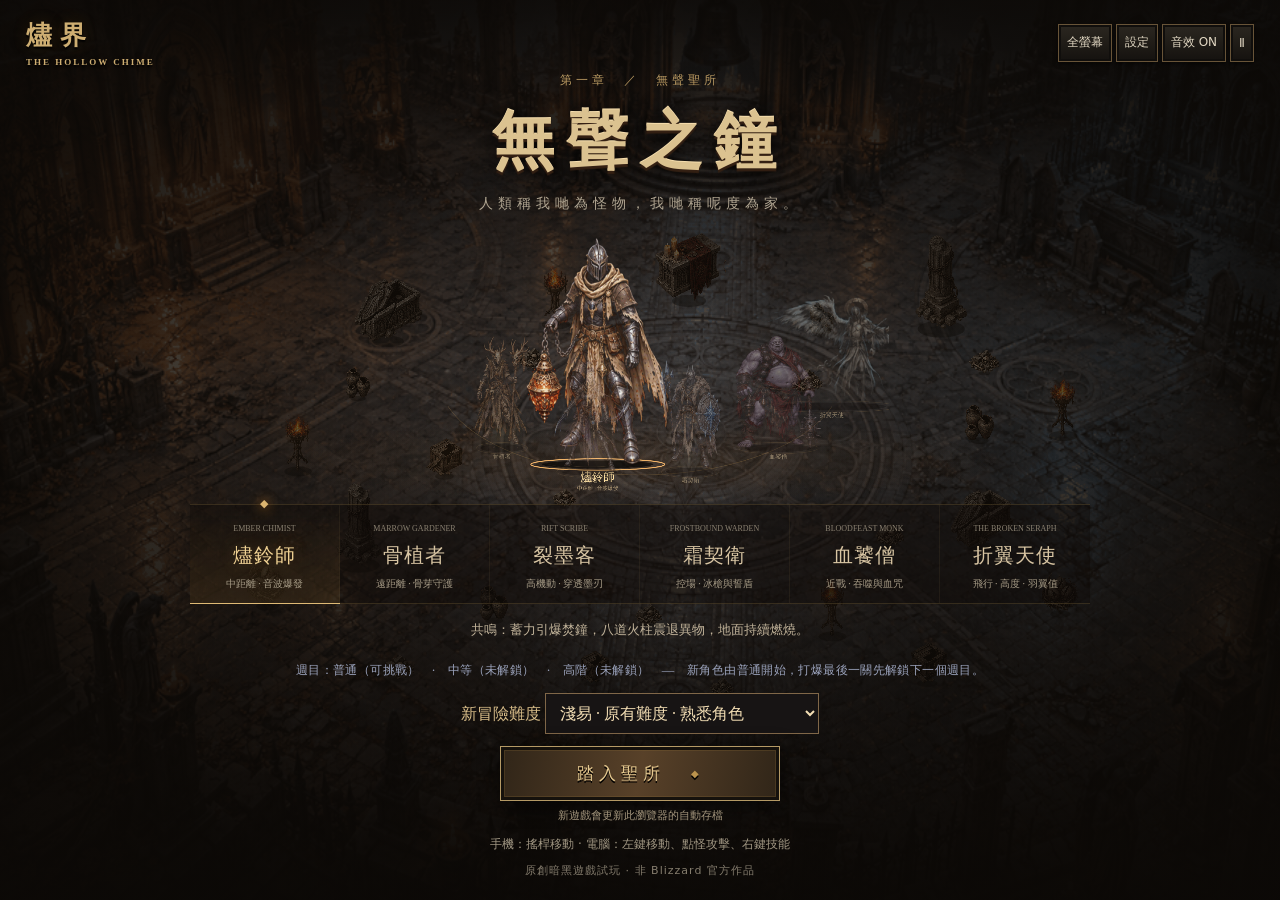
<file: index.html>
<!doctype html>
<html lang="zh-Hant"><head><meta charset="UTF-8"><meta name="viewport" content="width=device-width, initial-scale=1, viewport-fit=cover"><meta name="apple-mobile-web-app-capable" content="yes"><meta name="apple-mobile-web-app-title" content="燼界"><meta name="apple-mobile-web-app-status-bar-style" content="black"><meta name="robots" content="noindex, nofollow, noarchive"><script>(function(){try{if(location.search.indexOf("full")>=0)return;var mem=navigator.deviceMemory||8,small=Math.min(screen.width,screen.height)<820;var touch=(navigator.maxTouchPoints||0)>1;if(mem<6||(small&&touch))location.replace("lite/"+location.search);}catch(e){}})();</script><meta name="theme-color" content="#100e0b"><title>燼界：無聲之鐘 — 原創暗黑試玩</title><meta name="description" content="斜俯視暗黑動作遊戲。五位異族、三大關九張地圖、九位人類首領，成長至 LV.20。"><link rel="stylesheet" href="style.css"><link rel="stylesheet" href="interface.css"><link rel="stylesheet" href="mobile.css"></head>
<body>
<section id="rotate-device" role="dialog" aria-modal="true" aria-labelledby="rotate-title"><div class="rotate-icon" aria-hidden="true">↻</div><h2 id="rotate-title">請將手機轉橫</h2><p>橫屏遊玩，操作同戰場會更清楚。</p><p>如畫面未轉，請關閉手機嘅直向鎖定。</p><button id="rotate-fullscreen">全螢幕遊玩</button><p id="rotate-fullscreen-help" role="status"></p><small>直屏期間戰鬥暫停，轉返橫屏即可繼續。</small></section>
<canvas id="game" aria-label="無聲聖所戰鬥場景"></canvas><div class="vignette"></div><div class="screen-grain"></div><div id="damagewash"></div>
<header><div class="brand">燼界<span>THE HOLLOW CHIME</span></div><div class="topright"><button id="treebtn" hidden>技能</button><button id="gearbtn" hidden>裝備</button><button id="labelbtn" hidden aria-pressed="true">名牌 · 開</button><button id="fullscreenbtn" aria-label="進入全螢幕" aria-pressed="false">全螢幕</button><button id="settingsbtn" aria-label="聲音及手機設定">設定</button><button id="sound" aria-label="切換音效">音效 OFF</button><button id="pause" aria-label="暫停遊戲">Ⅱ</button></div></header>
<section id="hud" hidden>
<div class="quest"><span id="chapter">第一幕 · 灰燼甦醒</span><b id="objective">消滅第一波異物</b><div class="questline"><i id="progress"></i></div><small id="timer">00:00 · 擊破 0</small><button id="pace" aria-label="切換步行與跑步" aria-pressed="false">跑步</button></div>
<div class="mapbox"><span id="regionlabel">燼落迴廊</span><canvas id="map" width="160" height="108"></canvas></div>
<div id="targetbar" hidden><span id="targetname"></span><small id="targettype"></small><div><i id="targethp"></i></div></div><div id="bossbar" hidden><span>守鐘者</span><b>噤聲母鐘</b><div><i></i></div></div><div id="toast"></div><div id="loot-label"></div><button id="skillcycle" aria-label="切換已學技能">換招</button><div id="routehint"></div><button id="nextmap" hidden>前往下一圖</button><div id="aimhint" hidden>拖曳瞄準 · 放開施放</div>
<div class="bottom-deck"><div class="deck-trim"></div><div class="vitals"><div class="orb health"><div class="liquid"></div><div class="orb-glass"></div><span id="hp">120</span><small>生命</small></div><div class="level"><b id="level">LV. 1</b><div><i id="xp"></i></div><small id="xpdetail"></small><span id="classlabel">燼鈴師</span><small id="satiety" hidden></small><small id="skillstatus">共鳴就緒</small></div><div class="orb mana"><div class="liquid"></div><div class="orb-glass"></div><span id="mp">100</span><small id="mplabel">靈息</small></div></div><div class="desktophelp">左鍵移動／點怪攻擊　右鍵技能　WASD 移動　SPACE <span id="dashhelp">閃避</span></div></div>
<div id="joystick" aria-label="拖曳搖桿移動"><div class="joy-ring"></div><div id="stick"></div><span>移動</span></div>
<div id="quickbar"><span id="difficulty-label"></span><button id="quickskill0"></button><button id="quickskill1"></button><button id="quickskill2"></button></div><div class="actions">
<button id="potion" class="minor" aria-label="使用藥水"><svg viewBox="0 0 32 32"><path d="M12 3h8v6l5 7v9l-3 4H10l-3-4v-9l5-7z"/><path d="M8 19h16M13 5h6"/></svg><span>藥水 · 3</span></button>
<button id="dash" class="minor" aria-label="閃避"><svg viewBox="0 0 32 32"><path d="M5 24L24 5l-4 12 8-3-13 15 2-10z"/></svg><span id="dashlabel">閃避</span><em></em></button>
<button id="skill" aria-label="使用職業技能"><canvas id="skillart" width="120" height="120"></canvas><svg viewBox="0 0 32 32"><path d="M16 3l4 9 9 4-9 4-4 9-4-9-9-4 9-4z"/><circle cx="16" cy="16" r="4"/></svg><span>焚鐘共鳴</span><em></em></button>
<button id="attack" aria-label="長按攻擊"><svg viewBox="0 0 32 32"><path d="M26 3l3 3-14 16-6-6zM6 13l13 13M11 21l-7 7-2-2 7-7"/></svg><span>攻擊</span></button>
</div></section>
<main id="select" class="screen"><div class="select-heading"><div class="eyebrow">第一章　／　無聲聖所</div><h1>無聲之鐘</h1><p class="intro">人類稱我哋為怪物，我哋稱呢度為家。</p></div><div class="roster-stage"><canvas id="roster" width="1400" height="820"></canvas><div class="roster-floor"></div></div><div id="classes" role="group" aria-label="選擇行者"></div><div class="selectednote" id="note"></div><p class="tier-progress" id="tierprogress"></p><label class="difficulty-choice">新冒險難度 <select id="difficulty"></select></label><button id="start" class="primary" disabled><span id="starttext">喚醒聖所…</span><span class="diamond">◆</span></button><button id="continue-game" class="continue-game" hidden>繼續遊戲</button><p id="continue-info"></p><p class="hint">手機：搖桿移動 · 電腦：左鍵移動、點怪攻擊、右鍵技能</p><div class="original-label">原創暗黑遊戲試玩 · 非 Blizzard 官方作品</div></main>
<section id="modal" class="screen" hidden><div class="modal-panel"><div class="eyebrow" id="modaleyebrow"></div><h2 id="modaltitle"></h2><p id="modaltext"></p><div id="choices"></div></div></section>
<section id="panel" class="screen" hidden><div class="feature-panel"><div class="panel-head"><h2 id="paneltitle">行者裝備</h2><button id="panelclose" aria-label="關閉">✕</button></div>
<div id="gearview" hidden><p class="panel-note">本局拾取的裝備 · 裝備時戰鬥暫停</p><div class="gear-tabs"><button id="character-tab" class="active">人物裝備</button><button id="backpack-tab">背包與比較</button></div><p id="equipment-summary" class="panel-note"></p><div id="paperdoll-page"><div class="paperdoll-layout"><div id="doll-left"></div><canvas id="paperdoll" width="400" height="600" aria-label="角色全身與裝備外觀"></canvas><div id="doll-right"></div></div><p id="doll-detail"></p><h3 class="small-heading">屬性</h3><div id="attr-panel"></div><div id="doll-options"></div><p class="panel-note">點選身體部位，再選裝備換上。外觀有舊製、魔法、傳奇三種款式；卸下後顯示角色基本服裝。</p></div><div id="backpack-page" hidden><div id="equipment-slots" class="equipped-grid"></div><div id="gearfilters"></div><h3 class="small-heading">背包 <span id="bagcount">0 / 60</span></h3><p class="panel-note">點選裝備，再點空格移位；雙擊或按「裝備」換上。大件物品需要連續空位。</p><div id="pack-grid"></div><p id="pack-overflow-label">待整理裝備（舊存檔／過版保留，請騰出空位）</p><div id="pack-overflow"></div><div id="pack-detail"></div><details><summary>按部位查看及比較</summary><div id="bagitems"></div></details><p class="panel-note">地圖過版保留裝備。新遊戲會重置進度。</p></div></div>
<div id="treeview" hidden><p id="treepoints"></p><p class="panel-note">每條流派可以由 LV.1 撳到 LV.50：LV.1／8／16／24／32／40／50 各解鎖一個形態，每級 +4% 傷害，每 10 級 −5% 冷卻同消耗。升級成本 LV.31 起 2 點、LV.41 起 3 點，所以專攻一條、雙修兩條定三條齊玩，係你自己揀。1／2／3 直接施放三招，Q 切換右鍵技能。</p><button id="tree-respec" class="tree-respec">洗返技能點</button><div id="tree-scroll"><div id="treebranches"></div><h3>技能強化 · 每招四條</h3><div id="upgrade-web"></div><h3>天賦 · 跨線連動與單線專精</h3><div id="talent-web"></div></div><div class="tree-detail"><h3 id="tree-detail-name"></h3><p id="tree-detail-text"></p><small id="tree-detail-cost"></small><button id="tree-learn">學習</button></div></div><div id="townview" hidden></div><div id="settingsview" hidden><p id="fullscreen-help" class="panel-note" role="status">按頂部「全螢幕」可隱藏支援瀏覽器嘅工具列。iPhone 如未能全屏：用 Safari 開線上版 → 分享 → 加入主畫面（如有「以網頁 App 開啟」，請開啟），之後由主畫面圖示進入。加入主畫面唔代表已下載離線版。</p><p class="panel-note">v0.14.1 · 傳送石碑</p><h3 class="small-heading">遊玩進度</h3><div class="save-actions"><button id="save-now">儲存進度</button><button id="export-save">匯出存檔</button><button id="import-save">匯入存檔</button></div><input id="save-file" type="file" accept=".json,application/json" hidden><p id="save-status" class="panel-note">每 8 秒及離開頁面時自動儲存。跨裝置或更新 HTML 前，請匯出 JSON 備份。</p><h3 class="small-heading">畫面</h3><div class="quality-options"><button id="quality-high">畫質優先<small>完整光效與細節</small></button><button id="quality-low">流暢優先<small>降低粒子與畫面負載</small></button></div><h3 class="small-heading">聲音</h3><label class="setting-check"><input id="sound-enabled" type="checkbox">開啟遊戲聲音</label><label class="setting-range">戰鬥音效 <output id="sfxvalue"></output><input id="sfxvolume" type="range" min="0" max="100" step="5"></label><label class="setting-range">音樂及環境 <output id="musicvalue"></output><input id="musicvolume" type="range" min="0" max="100" step="5"></label><h3 class="small-heading">手機操作</h3><label class="setting-range">按鈕大小 <output id="sizevalue"></output><input id="controlsize" type="range" min="80" max="125" step="5"></label><label class="setting-range">按鈕透明度 <output id="opacityvalue"></output><input id="controlopacity" type="range" min="35" max="100" step="5"></label><div class="layout-actions"><button id="editlayout">拖曳調整掣位</button><button id="resetlayout">還原掣位</button></div><p class="panel-note">按住技能鍵，拖曳方向後放開施放。拉回技能鍵即可取消。設定會盡量保留在此瀏覽器。</p></div></div></section>
<div id="layoutbar" hidden><b>拖曳每個按鈕及搖桿</b><span>直向、橫向掣位分開儲存</span><button id="layoutdone">完成</button></div>
<div id="chapter-curtain" aria-hidden="true"></div><noscript>請使用支援 JavaScript 嘅瀏覽器開啟遊戲。</noscript><script src="journey.js"></script><script src="tiers.js"></script><script src="character-ui.js"></script><script src="arsenal.js"></script><script src="features.js"></script><script src="expansion.js"></script><script src="blood-monk.js"></script><script src="angel.js"></script><script src="motion.js"></script><script src="campaign.js"></script><script src="terrain.js"></script><script src="explore.js"></script><script src="progression.js"></script><script src="skill-fx.js"></script><script src="buildcraft.js"></script><script src="town.js"></script><script src="directional.js"></script><script src="cinematics.js"></script><script src="game.js"></script></body></html>
</file>
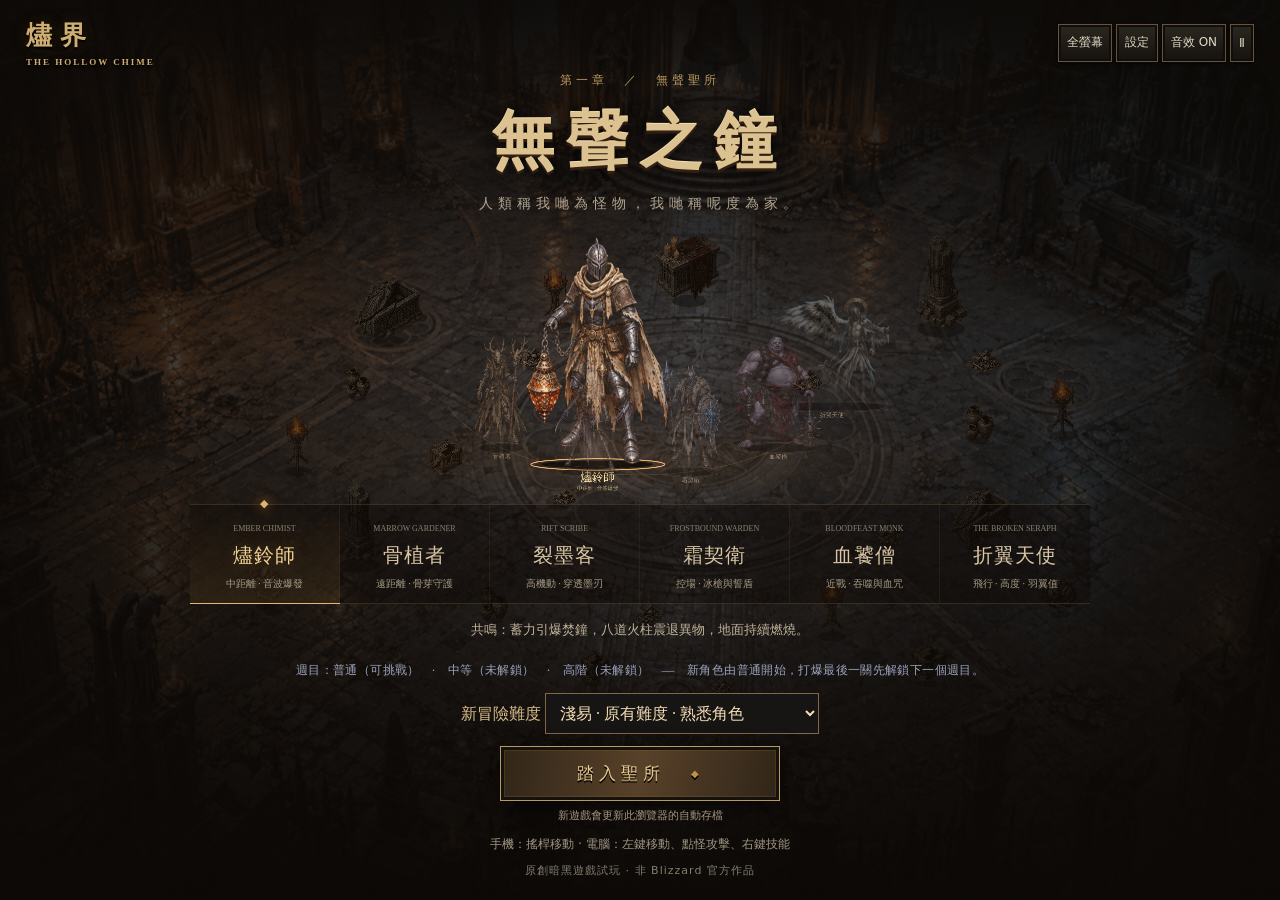
<file: lite/index.html>
<!doctype html>
<html lang="zh-Hant"><head><meta charset="UTF-8"><meta name="viewport" content="width=device-width, initial-scale=1, viewport-fit=cover"><meta name="apple-mobile-web-app-capable" content="yes"><meta name="apple-mobile-web-app-title" content="燼界"><meta name="apple-mobile-web-app-status-bar-style" content="black"><meta name="robots" content="noindex, nofollow, noarchive"><meta name="theme-color" content="#100e0b"><title>燼界：無聲之鐘 — 原創暗黑試玩</title><meta name="description" content="斜俯視暗黑動作遊戲。五位異族、三大關九張地圖、九位人類首領，成長至 LV.20。"><link rel="stylesheet" href="style.css"><link rel="stylesheet" href="interface.css"><link rel="stylesheet" href="mobile.css"></head>
<body>
<section id="rotate-device" role="dialog" aria-modal="true" aria-labelledby="rotate-title"><div class="rotate-icon" aria-hidden="true">↻</div><h2 id="rotate-title">請將手機轉橫</h2><p>橫屏遊玩，操作同戰場會更清楚。</p><p>如畫面未轉，請關閉手機嘅直向鎖定。</p><button id="rotate-fullscreen">全螢幕遊玩</button><p id="rotate-fullscreen-help" role="status"></p><small>直屏期間戰鬥暫停，轉返橫屏即可繼續。</small></section>
<canvas id="game" aria-label="無聲聖所戰鬥場景"></canvas><div class="vignette"></div><div class="screen-grain"></div><div id="damagewash"></div>
<header><div class="brand">燼界<span>THE HOLLOW CHIME</span></div><div class="topright"><button id="treebtn" hidden>技能</button><button id="gearbtn" hidden>裝備</button><button id="labelbtn" hidden aria-pressed="true">名牌 · 開</button><button id="fullscreenbtn" aria-label="進入全螢幕" aria-pressed="false">全螢幕</button><button id="settingsbtn" aria-label="聲音及手機設定">設定</button><button id="sound" aria-label="切換音效">音效 OFF</button><button id="pause" aria-label="暫停遊戲">Ⅱ</button></div></header>
<section id="hud" hidden>
<div class="quest"><span id="chapter">第一幕 · 灰燼甦醒</span><b id="objective">消滅第一波異物</b><div class="questline"><i id="progress"></i></div><small id="timer">00:00 · 擊破 0</small><button id="pace" aria-label="切換步行與跑步" aria-pressed="false">跑步</button></div>
<div class="mapbox"><span id="regionlabel">燼落迴廊</span><canvas id="map" width="160" height="108"></canvas></div>
<div id="targetbar" hidden><span id="targetname"></span><small id="targettype"></small><div><i id="targethp"></i></div></div><div id="bossbar" hidden><span>守鐘者</span><b>噤聲母鐘</b><div><i></i></div></div><div id="toast"></div><div id="loot-label"></div><button id="skillcycle" aria-label="切換已學技能">換招</button><div id="routehint"></div><button id="nextmap" hidden>前往下一圖</button><div id="aimhint" hidden>拖曳瞄準 · 放開施放</div>
<div class="bottom-deck"><div class="deck-trim"></div><div class="vitals"><div class="orb health"><div class="liquid"></div><div class="orb-glass"></div><span id="hp">120</span><small>生命</small></div><div class="level"><b id="level">LV. 1</b><div><i id="xp"></i></div><small id="xpdetail"></small><span id="classlabel">燼鈴師</span><small id="satiety" hidden></small><small id="skillstatus">共鳴就緒</small></div><div class="orb mana"><div class="liquid"></div><div class="orb-glass"></div><span id="mp">100</span><small id="mplabel">靈息</small></div></div><div class="desktophelp">左鍵移動／點怪攻擊　右鍵技能　WASD 移動　SPACE <span id="dashhelp">閃避</span></div></div>
<div id="joystick" aria-label="拖曳搖桿移動"><div class="joy-ring"></div><div id="stick"></div><span>移動</span></div>
<div id="quickbar"><span id="difficulty-label"></span><button id="quickskill0"></button><button id="quickskill1"></button><button id="quickskill2"></button></div><div class="actions">
<button id="potion" class="minor" aria-label="使用藥水"><svg viewBox="0 0 32 32"><path d="M12 3h8v6l5 7v9l-3 4H10l-3-4v-9l5-7z"/><path d="M8 19h16M13 5h6"/></svg><span>藥水 · 3</span></button>
<button id="dash" class="minor" aria-label="閃避"><svg viewBox="0 0 32 32"><path d="M5 24L24 5l-4 12 8-3-13 15 2-10z"/></svg><span id="dashlabel">閃避</span><em></em></button>
<button id="skill" aria-label="使用職業技能"><canvas id="skillart" width="120" height="120"></canvas><svg viewBox="0 0 32 32"><path d="M16 3l4 9 9 4-9 4-4 9-4-9-9-4 9-4z"/><circle cx="16" cy="16" r="4"/></svg><span>焚鐘共鳴</span><em></em></button>
<button id="attack" aria-label="長按攻擊"><svg viewBox="0 0 32 32"><path d="M26 3l3 3-14 16-6-6zM6 13l13 13M11 21l-7 7-2-2 7-7"/></svg><span>攻擊</span></button>
</div></section>
<main id="select" class="screen"><div class="select-heading"><div class="eyebrow">第一章　／　無聲聖所</div><h1>無聲之鐘</h1><p class="intro">人類稱我哋為怪物，我哋稱呢度為家。</p></div><div class="roster-stage"><canvas id="roster" width="1400" height="820"></canvas><div class="roster-floor"></div></div><div id="classes" role="group" aria-label="選擇行者"></div><div class="selectednote" id="note"></div><p class="tier-progress" id="tierprogress"></p><label class="difficulty-choice">新冒險難度 <select id="difficulty"></select></label><button id="start" class="primary" disabled><span id="starttext">喚醒聖所…</span><span class="diamond">◆</span></button><button id="continue-game" class="continue-game" hidden>繼續遊戲</button><p id="continue-info"></p><p class="hint">手機：搖桿移動 · 電腦：左鍵移動、點怪攻擊、右鍵技能</p><div class="original-label">原創暗黑遊戲試玩 · 非 Blizzard 官方作品</div></main>
<section id="modal" class="screen" hidden><div class="modal-panel"><div class="eyebrow" id="modaleyebrow"></div><h2 id="modaltitle"></h2><p id="modaltext"></p><div id="choices"></div></div></section>
<section id="panel" class="screen" hidden><div class="feature-panel"><div class="panel-head"><h2 id="paneltitle">行者裝備</h2><button id="panelclose" aria-label="關閉">✕</button></div>
<div id="gearview" hidden><p class="panel-note">本局拾取的裝備 · 裝備時戰鬥暫停</p><div class="gear-tabs"><button id="character-tab" class="active">人物裝備</button><button id="backpack-tab">背包與比較</button></div><p id="equipment-summary" class="panel-note"></p><div id="paperdoll-page"><div class="paperdoll-layout"><div id="doll-left"></div><canvas id="paperdoll" width="400" height="600" aria-label="角色全身與裝備外觀"></canvas><div id="doll-right"></div></div><p id="doll-detail"></p><h3 class="small-heading">屬性</h3><div id="attr-panel"></div><div id="doll-options"></div><p class="panel-note">點選身體部位，再選裝備換上。外觀有舊製、魔法、傳奇三種款式；卸下後顯示角色基本服裝。</p></div><div id="backpack-page" hidden><div id="equipment-slots" class="equipped-grid"></div><div id="gearfilters"></div><h3 class="small-heading">背包 <span id="bagcount">0 / 60</span></h3><p class="panel-note">點選裝備，再點空格移位；雙擊或按「裝備」換上。大件物品需要連續空位。</p><div id="pack-grid"></div><p id="pack-overflow-label">待整理裝備（舊存檔／過版保留，請騰出空位）</p><div id="pack-overflow"></div><div id="pack-detail"></div><details><summary>按部位查看及比較</summary><div id="bagitems"></div></details><p class="panel-note">地圖過版保留裝備。新遊戲會重置進度。</p></div></div>
<div id="treeview" hidden><p id="treepoints"></p><p class="panel-note">每條流派可以由 LV.1 撳到 LV.50：LV.1／8／16／24／32／40／50 各解鎖一個形態，每級 +4% 傷害，每 10 級 −5% 冷卻同消耗。升級成本 LV.31 起 2 點、LV.41 起 3 點，所以專攻一條、雙修兩條定三條齊玩，係你自己揀。1／2／3 直接施放三招，Q 切換右鍵技能。</p><button id="tree-respec" class="tree-respec">洗返技能點</button><div id="tree-scroll"><div id="treebranches"></div><h3>技能強化 · 每招四條</h3><div id="upgrade-web"></div><h3>天賦 · 跨線連動與單線專精</h3><div id="talent-web"></div></div><div class="tree-detail"><h3 id="tree-detail-name"></h3><p id="tree-detail-text"></p><small id="tree-detail-cost"></small><button id="tree-learn">學習</button></div></div><div id="townview" hidden></div><div id="settingsview" hidden><p id="fullscreen-help" class="panel-note" role="status">按頂部「全螢幕」可隱藏支援瀏覽器嘅工具列。iPhone 如未能全屏：用 Safari 開線上版 → 分享 → 加入主畫面（如有「以網頁 App 開啟」，請開啟），之後由主畫面圖示進入。加入主畫面唔代表已下載離線版。</p><p class="panel-note">v0.14.1 · 傳送石碑</p><h3 class="small-heading">遊玩進度</h3><div class="save-actions"><button id="save-now">儲存進度</button><button id="export-save">匯出存檔</button><button id="import-save">匯入存檔</button></div><input id="save-file" type="file" accept=".json,application/json" hidden><p id="save-status" class="panel-note">每 8 秒及離開頁面時自動儲存。跨裝置或更新 HTML 前，請匯出 JSON 備份。</p><h3 class="small-heading">畫面</h3><div class="quality-options"><button id="quality-high">畫質優先<small>完整光效與細節</small></button><button id="quality-low">流暢優先<small>降低粒子與畫面負載</small></button></div><h3 class="small-heading">聲音</h3><label class="setting-check"><input id="sound-enabled" type="checkbox">開啟遊戲聲音</label><label class="setting-range">戰鬥音效 <output id="sfxvalue"></output><input id="sfxvolume" type="range" min="0" max="100" step="5"></label><label class="setting-range">音樂及環境 <output id="musicvalue"></output><input id="musicvolume" type="range" min="0" max="100" step="5"></label><h3 class="small-heading">手機操作</h3><label class="setting-range">按鈕大小 <output id="sizevalue"></output><input id="controlsize" type="range" min="80" max="125" step="5"></label><label class="setting-range">按鈕透明度 <output id="opacityvalue"></output><input id="controlopacity" type="range" min="35" max="100" step="5"></label><div class="layout-actions"><button id="editlayout">拖曳調整掣位</button><button id="resetlayout">還原掣位</button></div><p class="panel-note">按住技能鍵，拖曳方向後放開施放。拉回技能鍵即可取消。設定會盡量保留在此瀏覽器。</p></div></div></section>
<div id="layoutbar" hidden><b>拖曳每個按鈕及搖桿</b><span>直向、橫向掣位分開儲存</span><button id="layoutdone">完成</button></div>
<div id="chapter-curtain" aria-hidden="true"></div><noscript>請使用支援 JavaScript 嘅瀏覽器開啟遊戲。</noscript><script src="journey.js"></script><script src="tiers.js"></script><script src="character-ui.js"></script><script src="arsenal.js"></script><script src="features.js"></script><script src="expansion.js"></script><script src="blood-monk.js"></script><script src="angel.js"></script><script src="motion.js"></script><script src="campaign.js"></script><script src="terrain.js"></script><script src="explore.js"></script><script src="progression.js"></script><script src="skill-fx.js"></script><script src="buildcraft.js"></script><script src="town.js"></script><script src="directional.js"></script><script src="cinematics.js"></script><script src="game.js"></script></body></html>
</file>
<file: style.css>
:root{color-scheme:dark;--gold:#b59a63;--light:#e3d1a5;--muted:#9b9586;--ink:#100e0b;--fill:100%}*{box-sizing:border-box}html,body{margin:0;width:100%;height:100%;overflow:hidden;background:var(--ink)}body{color:#e2d8c3;font-family:Georgia,"Noto Serif TC","Songti TC","PMingLiU",serif;touch-action:none;user-select:none;-webkit-user-select:none}button{font:inherit;color:inherit;cursor:pointer;-webkit-tap-highlight-color:transparent;touch-action:none}button:focus-visible{outline:2px solid #e0c58b;outline-offset:4px}button:disabled{cursor:wait;opacity:.65}[hidden]{display:none!important}#game,.vignette,.screen-grain{position:fixed;inset:0;width:100%;height:100%}.vignette{pointer-events:none;box-shadow:inset 0 0 100px 15px #030200aa}.screen-grain{pointer-events:none;opacity:.15;background:repeating-linear-gradient(0deg,#0000,#0000 3px,#1e150e30 4px);z-index:4}header{position:fixed;top:0;left:0;width:100%;display:flex;justify-content:space-between;align-items:center;padding:18px 26px;z-index:7;pointer-events:none}.brand{font-weight:bold;font-size:26px;letter-spacing:8px;color:#ceae72;text-shadow:0 2px 2px #000,0 0 18px #c78c2922}.brand span{display:block;font-family:Georgia,serif;font-size:9px;letter-spacing:2px;margin-top:4px}.topright{display:flex;gap:8px;pointer-events:auto}.topright button{background:linear-gradient(#2b2720,#15120f);border:1px solid #736347;box-shadow:inset 0 0 0 2px #100e0c,0 2px 4px #0008;padding:9px 12px;font-family:system-ui,sans-serif;font-size:12px;min-height:38px}.screen{position:fixed;inset:0;z-index:5;display:flex;flex-direction:column;align-items:center;justify-content:center;overflow:auto;padding:72px 20px 22px}#select{background:radial-gradient(ellipse at 50% 50%,#21140918,#0c0906cf 80%),linear-gradient(0deg,#090706ee,#100e0860 60%,#0b0908b0)}.select-heading{text-align:center;z-index:1}.eyebrow{color:#ba9a62;letter-spacing:4px;font-size:12px}h1{font-weight:900;font-size:clamp(38px,5vw,62px);letter-spacing:12px;margin:10px 0 0;color:#dbc290;text-shadow:0 3px 1px #342013,0 -1px #f6deae,0 5px 25px #000}.intro{font-size:14px;color:#b1a692;letter-spacing:5px;margin:12px 0 0}.roster-stage{position:relative;width:min(1120px,100%);height:min(52vh,470px);min-height:260px;margin-top:-4px;pointer-events:none}.roster-stage canvas{width:100%;height:100%;object-fit:contain;position:relative;z-index:1}.roster-floor{position:absolute;bottom:0;left:10%;right:10%;height:30%;background:radial-gradient(ellipse,#ba7a3718,#09060300 70%)}#classes{display:flex;gap:0;width:min(730px,100%);border-top:1px solid #8e744147;border-bottom:1px solid #8e744147;background:#0e0b0870}.classcard{position:relative;flex:1;min-width:0;text-align:center;border:0;border-right:1px solid #5a4c3233;background:none;padding:12px 8px 14px;transition:background .2s}.classcard:last-child{border-right:0}.classcard.active{background:linear-gradient(0deg,#96703830,transparent);box-shadow:0 1px #dfba75}.classcard.active:before{content:'◆';position:absolute;top:-8px;left:calc(50% - 5px);font-size:11px;color:#dcb570;text-shadow:0 0 12px #d68223}.classcard small{font:10px Georgia;letter-spacing:2px;color:#8a8171}.classcard h3{font-size:24px;font-weight:500;letter-spacing:5px;margin:7px 0;color:#d8c5a3}.classcard.active h3{color:#f0d294;text-shadow:0 0 18px #c0874144}.classcard p{font-size:12px;color:#a69b86;margin:0;line-height:1.5}.selectednote{font-family:system-ui,sans-serif;font-size:13px;color:#c0b299;margin:17px 0 15px;text-align:center;min-height:20px}.primary{min-width:280px;padding:15px 30px;border:1px solid #b59a65;color:#e4c88f;background:linear-gradient(100deg,#302518,#584129,#302518);box-shadow:inset 0 0 0 3px #15110c,inset 0 0 0 4px #8c6c3740,0 4px 20px #0008;font-size:17px;letter-spacing:5px;text-shadow:0 2px #000;display:flex;align-items:center;justify-content:center;gap:26px}.primary:active{filter:brightness(1.3)}.diamond{font-size:10px;color:#bb934d}.hint{font-family:system-ui,sans-serif;text-align:center;color:#a19783;font-size:12px;margin:12px 0 0}.original-label{font-family:system-ui,sans-serif;color:#857d6e;font-size:11px;letter-spacing:1px;margin-top:10px}#hud{position:fixed;inset:0;pointer-events:none}.quest{position:absolute;top:91px;left:26px;width:215px;text-shadow:1px 2px 3px #000,0 0 7px #000}.quest>span{font-size:12px;color:#c2a66c;letter-spacing:2px}.quest b{display:block;font-size:15px;font-weight:400;margin:7px 0}.questline{height:2px;background:#bdb08b22}.questline i,#xp{display:block;height:100%;background:linear-gradient(90deg,#67562b,#dcc788);width:0}.quest small{display:block;font:12px Georgia,system-ui;color:#b2a793;margin-top:7px}.mapbox{position:absolute;top:72px;right:25px;width:132px;opacity:.65;text-align:center}.mapbox span{font-size:11px;letter-spacing:3px;color:#cfbd94;text-shadow:0 2px 4px #000}.mapbox canvas{width:132px;height:90px;display:block}.bottom-deck{position:absolute;bottom:0;left:0;right:0;height:109px;background:linear-gradient(0deg,#110e0dfa,#2d2721ed 60%,#252018f2);border-top:4px ridge #766347;box-shadow:0 -5px 15px #0008,inset 0 2px #15100c;pointer-events:none}.bottom-deck:before{content:'';position:absolute;inset:5px 7px;border:1px solid #79634644;box-shadow:inset 0 0 25px #000}.deck-trim{position:absolute;inset:0;opacity:.2;background:repeating-linear-gradient(135deg,transparent 0 13px,#a6927250 14px,transparent 15px 29px)}.vitals{position:absolute;bottom:19px;left:50%;transform:translateX(-50%);display:flex;align-items:center;gap:16px}.orb{--fill:100%;position:relative;isolation:isolate;width:94px;height:94px;flex-shrink:0;border:5px ridge #74634d;border-radius:50%;overflow:hidden;background:#100a0a;box-shadow:0 0 0 1px #120d09,0 0 0 4px #5c4b36,0 0 0 6px #120e0b,0 5px 14px #000,inset 0 0 20px #000;display:flex;flex-direction:column;align-items:center;justify-content:center}.liquid{position:absolute;bottom:0;left:0;right:0;height:var(--fill);z-index:-2;background:radial-gradient(ellipse at 40% 35%,#ba3329,#81160f 65%,#310b08);transition:height .2s;border-top:1px solid #ed856377}.mana .liquid{background:radial-gradient(ellipse at 40% 35%,#396eb8,#203f90 65%,#0a183b);border-top-color:#85b2de66}.orb-glass{position:absolute;inset:0;z-index:-1;border-radius:50%;box-shadow:inset 0 0 15px 4px #000b;background:radial-gradient(ellipse at 33% 18%,#fff6 0%,#fff1 12%,transparent 36%)}.orb span{font-family:Georgia;font-size:24px;text-shadow:0 2px 4px #000}.orb small{font-size:11px;color:#ead9c6;text-shadow:0 2px 3px #000}.level{text-align:center;width:116px;margin-top:17px}.level>b{font:16px Georgia;color:#c8af7c;letter-spacing:2px}.level>div{height:4px;background:#070605;border:1px solid #69563080;margin:9px 0}.level>span{font-size:13px;color:#b7a17c;letter-spacing:3px}.desktophelp{position:absolute;bottom:4px;left:0;right:0;text-align:center;color:#807361;font-size:10px;font-family:system-ui,sans-serif}#joystick{pointer-events:auto;position:absolute;left:50px;bottom:135px;width:112px;height:112px;border:2px ridge #826f4c77;border-radius:50%;background:radial-gradient(circle,#17161222,#13110d66);box-shadow:0 3px 12px #0005,inset 0 0 30px #0007}.joy-ring{position:absolute;inset:13px;border:1px solid #aa946044;border-radius:50%}.joy-ring:before,.joy-ring:after{content:'';position:absolute;left:50%;top:0;bottom:0;border-left:1px solid #aa946025}.joy-ring:after{transform:rotate(90deg)}#stick{position:absolute;left:calc(50% - 23px);top:calc(50% - 23px);width:46px;height:46px;border-radius:50%;border:3px ridge #99815c;background:radial-gradient(circle at 35% 30%,#847359,#423626 55%,#282218);box-shadow:0 4px 10px #000a,inset 0 0 0 4px #33291b}#joystick>span{position:absolute;top:120px;left:0;width:100%;text-align:center;color:#bba88780;font-size:11px;letter-spacing:3px}.actions{position:absolute;right:35px;bottom:134px;display:grid;grid-template-columns:55px 68px 83px;gap:10px;align-items:end;pointer-events:auto}.actions button{position:relative;border:3px ridge #8e7857;background:radial-gradient(circle at 45% 40%,#59452e,#1a1510 75%);border-radius:5px;width:68px;height:68px;box-shadow:0 3px 12px #0009,inset 0 0 0 2px #16100b;display:flex;align-items:center;justify-content:center;flex-direction:column;padding:3px;overflow:hidden}.actions button:active{filter:brightness(1.6);transform:scale(.95)}.actions svg{width:32px;height:32px;fill:#c9984f33;stroke:#dfbb77;stroke-width:1.5;filter:drop-shadow(0 0 5px #f8971733)}.actions span{font-size:11px;white-space:nowrap;color:#deca9f;text-shadow:0 1px #000}.actions .minor{width:55px;height:55px}.actions .minor svg{width:25px;height:25px}.actions #potion{grid-column:1;grid-row:1;background:radial-gradient(circle,#613026,#22120f)}.actions #potion svg{fill:#a63c36;stroke:#de9c7a}.actions #dash{grid-column:1;grid-row:2}.actions #skill{grid-column:2;grid-row:2;margin-bottom:30px;background:radial-gradient(circle,#644325,#1d130e)}.actions #attack{grid-column:3;grid-row:2;width:83px;height:83px;background:radial-gradient(circle,#726044,#211a11);border-color:#b19871}.actions #attack svg{width:39px;height:39px}.actions em{position:absolute;inset:0;display:flex;align-items:center;justify-content:center;background:#080807bf;font:23px Georgia;color:#e6c997;pointer-events:none}.actions em:empty{display:none}#toast{position:absolute;top:27%;left:50%;transform:translateX(-50%);width:92%;text-align:center;font-size:23px;color:#e6c48b;text-shadow:0 2px 6px #000,0 0 18px #000;transition:opacity .5s}#loot-label{position:absolute;top:32%;left:50%;transform:translateX(-50%);font-size:13px;color:#c2bd93}#bossbar{position:absolute;top:92px;left:50%;transform:translateX(-50%);width:35%;text-align:center;text-shadow:0 2px 5px #000}#bossbar>span{display:block;font-size:10px;letter-spacing:5px;color:#a18e68;margin-bottom:4px}#bossbar>b{color:#e3bfa0;font-weight:400;font-size:18px;letter-spacing:4px}#bossbar>div{height:10px;background:#190909;margin-top:9px;border:3px ridge #977952;box-shadow:0 2px 8px #000}#bossbar i{display:block;height:100%;background:linear-gradient(#b7442f,#66170f)}#modal{background:#080603ce;backdrop-filter:blur(5px);text-align:center}.modal-panel{padding:35px;width:min(460px,100%);border:3px ridge #806947;background:linear-gradient(135deg,#2a2119ee,#17130fee);box-shadow:0 0 0 6px #0d0a07,0 0 80px #000}#modal h2{font-size:33px;letter-spacing:5px;margin:20px 0 12px;color:#dac090}#modal p{color:#a99c84;font:14px/1.8 system-ui,sans-serif;margin-bottom:24px}#choices{display:flex;flex-direction:column;gap:12px}#choices button{padding:17px;border:1px solid #87704888;background:linear-gradient(110deg,#47362280,#21190f80);text-align:left;box-shadow:inset 0 0 0 2px #120c06}#choices button b{display:block;color:#dfc294;font-size:17px;font-weight:400}#choices button small{display:block;margin-top:7px;color:#b3a289;font:13px system-ui,sans-serif}noscript{position:fixed;z-index:100;background:#231a10;padding:30px;inset:40% 10% auto;text-align:center}
@media(max-width:600px){header{padding:14px 16px}.brand{font-size:21px;letter-spacing:5px}.brand span{font-size:8px;letter-spacing:1px}.topright button{font-size:11px;min-height:34px;padding:7px 9px}.screen{padding:76px 14px max(18px,env(safe-area-inset-bottom));justify-content:center}.eyebrow{font-size:11px;letter-spacing:2px}h1{font-size:40px;letter-spacing:8px}.intro{font-size:13px;letter-spacing:3px}.roster-stage{height:31vh;min-height:200px;width:calc(100% + 20px);margin:0 -10px}#classes{width:100%}.classcard{padding:12px 4px}.classcard h3{font-size:19px;letter-spacing:2px;margin:6px 0}.classcard small{font-size:8px;letter-spacing:.5px}.classcard p{font-size:11px}.selectednote{font-size:12px;min-height:36px;margin:15px 5px 14px;line-height:1.6}.primary{font-size:16px;min-width:260px;padding:14px 20px}.hint{font-size:11px;margin-top:13px}.original-label{font-size:10px;letter-spacing:0;margin-top:9px}.quest{top:84px;left:16px;width:181px}.quest b{font-size:13px}.quest>span{font-size:11px}.quest small{font-size:11px}.mapbox{right:12px;top:76px;width:91px}.mapbox canvas{width:91px;height:65px}.mapbox span{font-size:10px;letter-spacing:1px}.bottom-deck{height:91px;padding-bottom:env(safe-area-inset-bottom)}.vitals{bottom:15px;gap:13px}.orb{width:74px;height:74px;border-width:4px}.orb span{font-size:21px}.orb small{font-size:10px}.level{width:100px;margin-top:13px}.level>b{font-size:14px}.level>span{font-size:12px}.desktophelp{display:none}#joystick{left:23px;bottom:139px;width:99px;height:99px}#joystick>span{top:107px}.actions{right:16px;bottom:125px;grid-template-columns:43px 56px 65px;gap:7px}.actions .minor{width:43px;height:46px}.actions .minor svg{width:21px;height:21px}.actions button{width:56px;height:60px;border-width:2px}.actions button svg{width:27px;height:27px}.actions span{font-size:10px}.actions #attack{width:65px;height:70px}.actions #attack svg{width:33px;height:33px}.actions #skill{margin-bottom:27px}#bossbar{top:151px;width:68%}#bossbar>b{font-size:16px}#toast{top:29%;font-size:19px}.modal-panel{padding:24px 20px}#modal h2{font-size:28px;letter-spacing:3px}}
@media(max-height:600px) and (orientation:landscape){header{padding:10px 18px}.brand{font-size:19px}.brand span{display:none}.screen{padding:45px 20px 10px}.select-heading{position:absolute;left:5%;top:23%;width:25%;text-align:left}.select-heading h1{font-size:32px;letter-spacing:5px}.select-heading .eyebrow{font-size:10px;letter-spacing:1px}.select-heading .intro{font-size:12px;letter-spacing:1px}.roster-stage{position:absolute;left:34%;top:9%;width:62%;height:60vh;min-height:0}#classes{position:absolute;left:36%;top:66%;width:59%}.classcard{padding:8px 2px}.classcard h3{font-size:19px;letter-spacing:3px}.classcard small,.classcard p{display:none}.selectednote{position:absolute;left:4%;width:27%;top:48%;font-size:12px;line-height:1.6;text-align:left}.primary{position:absolute;left:4%;bottom:12%;min-width:0;width:27%;font-size:14px;padding:12px 6px;letter-spacing:2px;gap:5px}.hint{position:absolute;bottom:7%;left:36%;width:59%;font-size:10px}.original-label{position:absolute;bottom:3%;left:4%;font-size:9px}.quest{top:58px;left:20px;width:180px}.quest b{font-size:12px}.mapbox{top:55px}.bottom-deck{height:76px}.vitals{bottom:12px;gap:12px}.orb{width:68px;height:68px}.orb span{font-size:18px}.level{width:100px}#joystick{bottom:45px;left:35px;width:99px;height:99px}.actions{bottom:27px;right:28px;grid-template-columns:43px 55px 65px;gap:8px}.actions .minor{width:43px;height:43px}.actions button{width:55px;height:55px}.actions #attack{width:65px;height:65px}.desktophelp{display:none}.actions #skill{margin-bottom:20px}#bossbar{top:60px}#toast{top:28%;font-size:19px}.modal-panel{padding:20px;width:420px}#modal h2{font-size:25px;margin:10px}#modal p{margin:10px}#choices{gap:8px}#choices button{padding:11px}}
@media(max-height:740px) and (orientation:portrait){#select{justify-content:flex-start;touch-action:pan-y;padding-top:70px}.select-heading h1{font-size:34px;margin-top:7px}.select-heading .intro{font-size:12px;margin-top:8px}.roster-stage{height:24vh;min-height:145px;flex-shrink:0}.classcard{padding:9px 4px}.classcard h3{font-size:18px}.selectednote{margin:10px 4px;min-height:34px;font-size:11px}.hint{font-size:10px;margin-top:10px}.original-label{font-size:9px;margin-top:8px}.primary{padding:12px 20px}}
/* Combat edition: clearer targeting, actual spell artwork and quieter metalwork. */
#damagewash{position:fixed;inset:0;z-index:4;pointer-events:none;box-shadow:inset 0 0 90px 12px #a72513;opacity:0;transition:opacity .12s}
#targetbar{position:absolute;top:80px;left:50%;transform:translateX(-50%);width:225px;text-align:center;text-shadow:0 2px 5px #000}#targetname{font-size:16px;letter-spacing:4px;color:#dbc29a}#targettype{display:block;font-size:10px;letter-spacing:2px;color:#a98f70;margin:4px 0}#targetbar>div{height:6px;border:1px solid #7d6541;background:#100807;box-shadow:0 2px 7px #000}#targethp{display:block;height:100%;background:linear-gradient(#b4512e,#752211);transition:width .12s}
.bottom-deck{background:radial-gradient(ellipse at center top,#59402e40,transparent 60%),linear-gradient(0deg,#100e0d,#332920 70%,#17120d);border-top:4px ridge #846f4f}.bottom-deck:after{content:'';position:absolute;inset:4px 7px;background-image:var(--stone);background-position:center;background-size:600px auto;opacity:.1;pointer-events:none;z-index:0}.vitals{z-index:1}.deck-trim{opacity:.1}.level{margin-top:10px}.level>div{height:5px;margin:7px 0}.level>small{display:block;color:#907957;font-size:10px;margin-top:6px;letter-spacing:1px}.orb{box-shadow:0 0 0 1px #140b04,0 0 0 4px #5c4b36,0 0 0 6px #160e07,0 0 0 7px #786444,0 5px 14px #000,inset 0 0 20px #000}.orb-glass{background:radial-gradient(ellipse at 33% 18%,#fff7 0%,#fff1 10%,transparent 36%)}
.actions #skill{isolation:isolate;background:#17110c}.actions #skill>svg{visibility:hidden}.actions #skill>canvas{position:absolute;inset:0;width:100%;height:100%;z-index:-1;opacity:.9}.actions #skill>span{position:absolute;bottom:4px;background:#150a0566;width:100%;text-align:center;padding-top:3px}.actions #skill.ready{border-color:#caa36b;box-shadow:0 0 15px #d895252a,0 3px 12px #000,inset 0 0 0 2px #2d2115}.actions #skill em{font-size:20px;background:#090706c4}.actions button{border-radius:2px}.actions #attack{border-width:3px}.actions #potion span{font-size:10px}#joystick{opacity:.8}.mapbox{opacity:.77;background:radial-gradient(ellipse,#0b070465,transparent 70%)}.quest{padding-bottom:9px;border-bottom:1px solid #a78b4733}.questline{height:1px}.topright button{border-color:#685438}.vignette{box-shadow:inset 0 0 90px 8px #030200bb}
@media(max-width:600px){#targetbar{top:153px;width:160px}#targetname{font-size:13px;letter-spacing:2px}#targettype{font-size:9px;margin:3px 0}.quest{width:173px}.level>small{font-size:9px;margin-top:4px;letter-spacing:0}.level>span{font-size:11px}.level{margin-top:8px}.level>div{margin:5px 0}.orb{width:75px;height:75px}.actions #skill>span{font-size:9px}.original-label{opacity:.75}}
@media(max-height:600px) and (orientation:landscape){#targetbar{top:58px;width:195px}.level>small{display:none}.quest{width:170px}.vitals{bottom:9px}}
#panel{z-index:20;background:#080603cc;backdrop-filter:blur(5px);padding:20px;touch-action:pan-y;justify-content:center}.feature-panel{width:min(510px,100%);max-height:calc(100dvh - 40px);overflow:auto;padding:24px;background:linear-gradient(135deg,#2b2119f5,#15110ef5);border:3px ridge #806947;box-shadow:0 0 0 4px #0d0a07,0 0 80px #000;touch-action:pan-y}.panel-head{display:flex;align-items:center;justify-content:space-between;border-bottom:1px solid #8a714548;padding-bottom:15px}.panel-head h2{font-size:23px;letter-spacing:4px;color:#ddc394;margin:0}.panel-head button{background:#18120d;border:1px solid #8c754d;width:38px;height:38px}.panel-note{font:12px/1.7 system-ui,sans-serif;color:#b4a58e;margin:12px 0}.equipped-grid{display:grid;grid-template-columns:1fr 1fr;gap:10px;margin:18px 0}.equipped-slot{padding:13px 11px;min-height:130px;border:1px solid #887044;background:linear-gradient(#4c36262e,#100d0a80)}.equipped-slot>small{display:block;font:11px system-ui;color:#9c8868;letter-spacing:2px}.equipped-slot>b{display:block;font-size:16px;margin:9px 0;color:#dec08e}.equipped-slot>p{font:12px/1.6 system-ui;color:#b6aa94;margin:0}.small-heading{font-size:15px;font-weight:400;letter-spacing:2px;color:#c9ad7b;display:flex;justify-content:space-between;align-items:center;margin:18px 0 12px}.small-heading span{font:12px system-ui;color:#8d7b60}#bagitems{display:flex;flex-direction:column;gap:9px}.gear-item{padding:13px;display:flex;gap:12px;border:1px solid #8c724238;background:#100b0680;align-items:center}.gear-item .gear-description{flex:1}.gear-item b{font-size:15px;font-weight:400;color:var(--rarity,#d1bb91)}.gear-item p{font:12px/1.5 system-ui;color:#b5a389;margin:6px 0 0}.gear-item button{font:12px system-ui;border:1px solid #9e814b;background:#493521;color:#e9c88e;padding:11px 13px;white-space:nowrap}.gear-item button:disabled{opacity:.5;cursor:default}.empty-bag{font:13px/1.8 system-ui;color:#ac9b80;padding:20px 12px;border:1px dashed #745d373f;text-align:center}.quality-options{display:flex;gap:10px}.quality-options button{flex:1;padding:13px 8px;border:1px solid #695638;background:#120e0a;font-size:14px}.quality-options button.active{border-color:#c6a164;background:#64472355;box-shadow:inset 0 0 0 2px #26190c}.quality-options small{display:block;font:11px system-ui;color:#aa9b80;margin-top:6px}.setting-check{display:flex;gap:10px;align-items:center;font:14px system-ui;margin:14px 0}.setting-check input{accent-color:#b99557;width:18px;height:18px}.setting-range{display:block;font:13px system-ui;color:#cabba1;margin:16px 0}.setting-range output{float:right;color:#ae9362}.setting-range input{display:block;width:100%;accent-color:#bb9656;margin:13px 0 0;height:20px;touch-action:pan-x}.layout-actions{display:flex;gap:10px}.layout-actions button{flex:1;background:#38291b;border:1px solid #887044;font:12px system-ui;padding:13px 7px}.topright{gap:5px}.topright button{padding:8px 10px}.controls-custom .actions{position:fixed;inset:0;display:block;pointer-events:none}.controls-custom .actions button{position:fixed;pointer-events:auto;margin:0!important;right:auto;bottom:auto;transform-origin:center}.controls-custom #joystick{position:fixed;right:auto;bottom:auto;transform-origin:center}.editing-controls #joystick,.editing-controls .actions button{outline:2px dashed #dbc188;outline-offset:5px;opacity:1!important}.editing-controls #hud{z-index:8}.editing-controls .quest,.editing-controls .mapbox,.editing-controls #targetbar,.editing-controls #bossbar{display:none!important}#layoutbar{position:fixed;top:75px;left:50%;transform:translateX(-50%);width:min(340px,90%);background:#17100aed;border:1px solid #ac8b52;padding:15px;text-align:center;z-index:25;box-shadow:0 5px 30px #000}#layoutbar b{display:block;font-size:15px;color:#ddc08f}#layoutbar span{display:block;font:11px system-ui;color:#aa9573;margin:6px 0 12px}#layoutbar button{padding:9px 30px;background:#604526;border:1px solid #b99759}#aimhint{position:absolute;left:50%;top:33%;transform:translateX(-50%);width:90%;text-align:center;font:13px system-ui;color:#f0d59b;text-shadow:0 2px 6px #000;pointer-events:none}.aiming #skill{border-color:#ffe1a3;box-shadow:0 0 20px #ffc35766}.low-quality .screen-grain{display:none}.low-quality #panel{backdrop-filter:none}@media(max-width:600px){header{padding:12px}.brand{font-size:18px;letter-spacing:3px}.brand span{font-size:7px}.topright button{font-size:10px;padding:7px;min-height:32px}.feature-panel{padding:18px;max-height:calc(100dvh - 28px)}#panel{padding:14px}.equipped-slot{padding:11px 9px}.equipped-slot>b{font-size:14px}.equipped-slot>p{font-size:11px}.panel-head h2{font-size:21px}.gear-item{padding:11px}.gear-item b{font-size:14px}}@media(max-height:600px) and (orientation:landscape){#layoutbar{top:50px;width:310px;padding:9px}#layoutbar b{font-size:12px}#layoutbar span{display:none}#layoutbar button{margin-top:7px;padding:7px 25px}.feature-panel{max-height:calc(100dvh - 20px)}#panel{padding:10px}}
/* Four paths: compact class roster and connected skill branches. */
#classes .classcard{min-width:0}.classcard h3{font-size:21px;letter-spacing:2px}.classcard small{font-size:9px}.classcard p{font-size:11px}.feature-panel:has(#treeview:not([hidden])){width:min(960px,100%)}#treepoints{font:15px system-ui;color:#e4c389}#treebranches{display:grid;grid-template-columns:repeat(3,1fr);gap:14px}.skill-branch h3{font:15px system-ui;color:var(--branch);margin:6px 0 17px}.tree-node{position:relative;padding:15px 12px;margin-bottom:19px;border:1px solid #776447;background:#100e0cc9;min-height:158px}.tree-node:not(:first-of-type):before{content:'';position:absolute;height:19px;width:1px;top:-20px;left:50%;background:#947951}.tree-node.learned{border-color:var(--branch);background:#42352370}.tree-node>b{font:15px system-ui;color:#dfc8a1}.tree-node p{font:13px/1.7 system-ui;color:#c0b39c;margin:10px 0}.tree-node button,.equip-skill{font:13px system-ui;padding:9px;border:1px solid #957747;background:#3c2d1c;min-height:36px;width:100%}.tree-node button:disabled{cursor:default}.equip-skill{color:var(--branch)}#skillcycle{position:fixed;right:18px;bottom:242px;z-index:3;pointer-events:auto;background:#18130de8;border:1px solid #9b8056;padding:10px 13px;font:12px system-ui;min-height:38px;max-width:190px}#routehint{position:absolute;top:210px;left:50%;transform:translateX(-50%);width:90%;text-align:center;color:#d5c098;text-shadow:0 2px 5px #000;font:12px system-ui;pointer-events:none}.editing-controls #skillcycle{display:none}.topright{gap:4px}.topright button{padding:7px 8px}@media(max-width:600px){.brand{font-size:16px;letter-spacing:1px}.brand span{display:none}.topright button{padding:7px 5px;font-size:10px}.classcard h3{font-size:16px!important;letter-spacing:0!important}.classcard small{display:none}.classcard p{font-size:10px}.roster-stage{width:calc(100% + 24px)}#treebranches{display:flex;flex-direction:column;gap:22px}.skill-branch{display:grid;grid-template-columns:1fr;gap:0}.tree-node{min-height:0;margin-bottom:15px;padding:12px}.tree-node p{font-size:14px}.tree-node>b{font-size:16px}.tree-node button{width:auto;min-width:100px}.tree-node:not(:first-of-type):before{height:15px;top:-16px}#skillcycle{bottom:255px;right:18px}#routehint{top:205px}#treepoints{font-size:14px}#targettype{letter-spacing:0;line-height:1.5;font-size:10px}#targetbar{width:240px}}
@media(max-height:600px) and (orientation:landscape){#skillcycle{bottom:153px;right:25px}#routehint{top:107px;font-size:11px}.classcard h3{font-size:17px}#treebranches{display:grid;grid-template-columns:repeat(3,1fr)}.tree-node{min-height:160px}}
#hud{pointer-events:none}.equipped-slot button{font:12px system-ui;background:#20180f;border:1px solid #735b39;padding:6px 12px;margin-top:9px}.feature-panel:has(#gearview:not([hidden])){width:min(850px,100%)}#equipment-slots{grid-template-columns:repeat(3,1fr)}#gearfilters{display:flex;gap:6px;flex-wrap:wrap;margin:18px 0}#gearfilters button{font:12px system-ui;border:1px solid #66543c;background:#1a140f;padding:8px 10px}#gearfilters button.active{border-color:#d1af70;background:#503a23}.gear-actions{display:flex;flex-direction:column;gap:7px}.gear-compare{color:#9f937f!important;border-top:1px solid #6e583c55;padding-top:7px;font-size:12px!important}@media(max-width:600px){#equipment-slots{grid-template-columns:1fr 1fr}.equipped-slot{min-height:145px}.gear-item{gap:8px}.gear-item button{padding:10px}.hint{line-height:1.7}}@media(pointer:fine){#game{cursor:crosshair}}
.gear-tabs{display:flex;gap:8px;margin:18px 0}.gear-tabs button{flex:1;padding:13px;background:#15100b;border:1px solid #6b5638;color:#b5a182;font:15px Georgia}.gear-tabs button.active{border-color:#c5a365;color:#f0d5a0;background:linear-gradient(#503b25,#231b12)}.paperdoll-layout{display:grid;grid-template-columns:minmax(110px,1fr) minmax(170px,2fr) minmax(110px,1fr);gap:15px;align-items:center;background:radial-gradient(ellipse,#33291a99,#0d0b09);border:1px solid #705a3b;padding:20px 15px}#paperdoll{display:block;width:100%;height:auto;max-height:550px;object-fit:contain}#doll-left,#doll-right{display:flex;flex-direction:column;gap:10px}.doll-slot{position:relative;background:linear-gradient(130deg,#292016,#100d09);border:1px solid #675135;padding:8px;min-height:85px;display:grid;grid-template-columns:48px 1fr;align-items:center;gap:4px 8px;text-align:left}.doll-slot canvas{grid-row:span 2;width:48px;height:48px}.doll-slot span{font-size:14px;color:#dac394}.doll-slot small{font:11px/1.4 system-ui;color:#9f927c;overflow-wrap:anywhere}.doll-slot.selected{border-color:#f3cd80;box-shadow:0 0 10px #e0ac3933,inset 0 0 8px #b8953233}#doll-detail{font:14px/1.7 system-ui;color:#dcc69f;padding:15px;border-bottom:1px solid #765b3444}#doll-options{display:flex;gap:8px;flex-wrap:wrap}.doll-choice{display:flex;align-items:center;gap:10px;padding:10px;border:1px solid #6f5938;background:#20170e;text-align:left;flex:1 1 240px;font:13px/1.7 system-ui}.doll-choice canvas{width:46px;height:46px;flex-shrink:0}.doll-choice.active{border-color:#d2aa63}.unequip-choice{font:13px system-ui;padding:12px;background:#1b130d;border:1px solid #6e5839}
#treebranches{display:grid!important;grid-template-columns:repeat(3,minmax(0,1fr));gap:20px;background:radial-gradient(ellipse at 50% 15%,#43342288,#110d09);padding:18px;border:1px solid #6c5637}.icon-branch{display:flex;flex-direction:column;align-items:center;position:relative;gap:27px}.icon-branch h3{font:16px Georgia;color:var(--branch);letter-spacing:3px;margin:0}.skill-orb{width:100%;position:relative;display:flex;flex-direction:column;align-items:center;gap:7px;border:0;background:none;padding:0;color:#baad92;min-height:117px}.skill-orb:not(:nth-of-type(1)):before{content:'';position:absolute;left:50%;top:-28px;width:2px;height:28px;background:linear-gradient(#b5985b,#665335);box-shadow:0 0 6px #e8c46e33}.skill-orb canvas{width:76px;height:76px;border:2px ridge #73603f;box-shadow:0 0 0 3px #130d08,0 4px 12px #000}.skill-orb span{font:14px Georgia;text-align:center}.skill-orb small{font:11px system-ui;color:#9e8d70}.skill-orb.locked canvas{filter:grayscale(1) brightness(.42)}.skill-orb.available canvas{border-color:#cfb071;box-shadow:0 0 17px #ddb75a55}.skill-orb.learned canvas{border-color:var(--branch)}.skill-orb.selected canvas{outline:2px solid #ffe0a0;outline-offset:4px}.tree-equip{background:#302313;border:1px solid #92723f;padding:9px 14px;font:13px system-ui;width:100%}.tree-levelup{width:100%;min-height:52px;background:linear-gradient(#4a3416,#2a1d0e);border:1px solid #c9a35a;color:#f5e6c4;font:15px Georgia;letter-spacing:1px;padding:11px 12px;line-height:1.45;white-space:pre-line}.tree-levelup:disabled{opacity:.45;border-color:#6b5836;background:#241a10}.branch-note{font:11px system-ui;color:#a8967a;text-align:center;line-height:1.6}.tree-respec{margin:0 0 12px;background:#241a24;border:1px solid #7d5f8a;color:#e2cfe8;font:13px system-ui;padding:9px 14px;min-height:44px}.tree-respec:disabled{opacity:.45}.tree-detail{margin-top:15px;border:1px solid #82643a;padding:18px;background:#1d150d}.tree-detail h3{margin:0;color:#ebcea0;font-size:19px}.tree-detail p{font:14px/1.8 system-ui;color:#ccbaa0}.tree-detail small{display:block;font:12px system-ui;color:#9f8c6d}.tree-detail button{margin-top:14px;padding:12px 25px;background:#574022;border:1px solid #c69d56;font-size:14px}
@media(max-width:600px){.paperdoll-layout{grid-template-columns:64px minmax(120px,1fr) 64px;padding:12px 5px;gap:2px}.doll-slot{display:flex;flex-direction:column;gap:4px;padding:5px 2px;min-height:76px;text-align:center}.doll-slot canvas{width:39px;height:39px}.doll-slot span{font-size:12px}.doll-slot small{display:none}#doll-left,#doll-right{gap:7px}#paperdoll{min-height:385px;object-fit:contain}.feature-panel:has(#gearview:not([hidden])){padding:13px}.gear-tabs button{font-size:14px;padding:11px 5px}#treebranches{gap:10px;padding:16px 8px}.icon-branch{gap:25px}.icon-branch h3{font-size:14px;letter-spacing:1px}.skill-orb canvas{width:57px;height:57px}.skill-orb span{font-size:12px;line-height:1.5}.skill-orb{min-height:100px}.skill-orb small{font-size:10px}.tree-equip{font-size:11px;padding:9px 3px}.tree-detail{padding:14px}.tree-detail p{font-size:14px}.doll-choice{flex-basis:100%}}
#xpdetail{font:10px Georgia;color:#c2a573;display:block;margin:4px 0}.continue-game{padding:11px 28px;border:1px solid #a38956;background:#252018;color:#e0c58e;margin-top:10px;font-size:15px;min-width:260px}#continue-info{font:11px/1.5 system-ui;color:#a4967d;margin:7px 0 0;text-align:center}.save-actions{display:flex;gap:8px;flex-wrap:wrap}.save-actions button{flex:1;padding:12px 8px;border:1px solid #8b7245;background:#392a19;font:13px system-ui;white-space:nowrap}#chapter-curtain{position:fixed;inset:0;z-index:30;pointer-events:none;background:#0c0b10;display:flex;align-items:center;justify-content:center;color:#e4c899;font:clamp(24px,5vw,48px) Georgia;letter-spacing:10px;opacity:0}@media(max-height:740px) and (orientation:portrait){.roster-stage{min-height:115px;height:19vh}.continue-game{padding:8px 20px;margin-top:7px}.hint{margin-top:7px}.original-label{margin-top:5px}}@media(max-height:600px) and (orientation:landscape){.continue-game{position:absolute;left:4%;bottom:3%;width:27%;min-width:0;margin:0;padding:8px;font-size:12px}#continue-info{position:absolute;left:36%;bottom:0;font-size:9px}.original-label{display:none}#xpdetail{font-size:9px;margin:1px 0}}
.tier-progress{margin:.35rem 0 .1rem;font-size:.78rem;letter-spacing:.03em;color:#9aa2bb;text-align:center}
#townview{display:flex;flex-direction:column;gap:14px}.stash-columns{display:grid;grid-template-columns:repeat(2,minmax(0,1fr));gap:16px}.stash-column{display:flex;flex-direction:column;gap:8px;border:1px solid #6c5637;background:#140f0a;padding:12px;max-height:52vh;overflow-y:auto}.stash-column h4{margin:0;font:14px Georgia;color:#e6cf9f;letter-spacing:1px}.stash-column small{color:#9b8b70;font:12px system-ui}.stash-row{white-space:pre-line;text-align:left;line-height:1.5;font:13px system-ui;padding:9px 11px;min-height:44px;border:1px solid #5f4d35;background:#1d1720;color:#9bbff0}.stash-row.legendary{color:#e8a54f;border-color:#8d6a34}.stash-row.common{color:#b9ad95}@media(max-width:620px){.stash-columns{grid-template-columns:1fr}}.waypoint-list{display:grid;grid-template-columns:repeat(auto-fill,minmax(220px,1fr));gap:10px}.waypoint-row{white-space:pre-line;text-align:left;line-height:1.5;font:13px system-ui;padding:10px 12px;min-height:52px;border:1px solid #6d5f8a;background:#181426;color:#dcd0ef}.waypoint-row.current{border-color:#c9a35a;color:#f3e2bd}.waypoint-row:disabled{opacity:.55}
</file>
<file: interface.css>
/* Menu scrolling must not inherit the combat surface's touch-action:none. */
body{touch-action:auto}button{touch-action:manipulation}#game,#joystick,.actions button{touch-action:none}
#panel,#select,#modal,.feature-panel{touch-action:pan-y;overscroll-behavior:contain}
#panel button,#select button,#modal button{touch-action:pan-y}
#panel{overflow:hidden}.feature-panel{min-height:0;flex-shrink:1;-webkit-overflow-scrolling:touch}
.feature-panel:has(#treeview:not([hidden])){height:min(880px,calc(100dvh - 28px));display:flex;flex-direction:column;overflow:hidden}
.panel-head{flex-shrink:0;gap:12px}.panel-head button{flex-shrink:0;min-width:44px;min-height:44px}
#treeview:not([hidden]){display:flex;flex-direction:column;flex:1;min-height:0;overflow:hidden}
#treepoints{flex-shrink:0;margin:12px 0 4px}#treeview>.panel-note{flex-shrink:0;margin:6px 0 10px}
#treebranches{flex:1;min-height:80px;overflow-y:auto;align-items:start;overscroll-behavior:contain;scrollbar-color:#9f7d4e #17110b;-webkit-overflow-scrolling:touch}
.tree-detail{flex-shrink:0;margin-top:10px;padding:12px 15px}.tree-detail h3{font-size:17px;line-height:1.4}.tree-detail p{margin:6px 0;font-size:13px;line-height:1.55}.tree-detail button{min-height:44px;margin-top:9px;width:100%;line-height:1.4}.tree-detail button:disabled{cursor:default}
.skill-orb{flex-shrink:0}.skill-orb span,.skill-orb small{line-height:1.5;overflow-wrap:anywhere}.tree-equip{min-height:44px;line-height:1.4}
#classes{display:grid;grid-template-columns:repeat(5,minmax(0,1fr));width:min(900px,100%)}.classcard{padding:12px 5px}.classcard small{letter-spacing:0;font-size:8px}.classcard h3{font-size:20px;letter-spacing:1px}.classcard p{font-size:10px}
/* Reserve independent HUD bands; long names wrap within their own band. */
.quest>span,.quest b,.mapbox span{line-height:1.5;overflow-wrap:anywhere}.quest>span{letter-spacing:1px}
#targetname{display:block;line-height:1.4;letter-spacing:1px}#targettype{line-height:1.45;letter-spacing:0}
#toast{max-width:86%;line-height:1.5;text-align:center;overflow-wrap:anywhere}
.level{width:130px;min-width:0;margin-top:0}.level>b,.level>span,.level>small{display:block;line-height:1.3}.level>small{margin:3px 0;font-size:10px;letter-spacing:0}#satiety{color:#e49c99}
@media(max-width:600px){
 header{padding:8px 10px;gap:8px}.topright button{min-height:38px;font-size:10px;padding:6px}.brand{font-size:16px;flex-shrink:0}
 #panel{padding:8px}.feature-panel{padding:12px;max-height:calc(100dvh - 16px)}.feature-panel:has(#treeview:not([hidden])){height:calc(100dvh - 16px)}
 .panel-head{padding-bottom:8px}.panel-head h2{font-size:19px;letter-spacing:2px}#treepoints{font-size:13px}#treeview>.panel-note{font-size:11px;line-height:1.5}#treebranches{padding:15px 7px;gap:8px}.icon-branch{gap:23px}.skill-orb canvas{width:54px;height:54px}.skill-orb{min-height:101px}.tree-detail small{font-size:11px}
 .quest{top:64px;left:12px;width:calc(100% - 128px)}.quest b{font-size:12px;margin:3px 0}.quest small{font-size:10px}.quest>span{font-size:10px}
 .mapbox{top:61px;right:8px;width:102px}.mapbox canvas{width:102px;height:69px}.mapbox span{font-size:10px;letter-spacing:0}
 #targetbar,#bossbar{top:158px;left:50%;width:min(260px,85%)}#targetname{font-size:12px}#targettype{font-size:9px}#routehint{top:219px;font-size:11px}#toast{top:36%;font-size:16px;letter-spacing:1px}
 .bottom-deck{height:112px}.vitals{bottom:10px;gap:11px}.level{width:118px}.orb{width:66px;height:66px}.level>b{font-size:13px}.level>span{font-size:11px}.level>small{font-size:9px;margin:2px 0}.level>div{margin:3px 0}
 #classes .classcard h3{font-size:14px!important;white-space:nowrap}#classes .classcard p{display:none}#classes{flex-shrink:0}.classcard{min-height:48px}
 #select{justify-content:flex-start;gap:0;padding:67px 12px 18px}.select-heading h1{font-size:32px;letter-spacing:5px}.select-heading .intro{font-size:12px;letter-spacing:1px}.roster-stage{min-height:130px;height:23vh;flex-shrink:0;width:100%;margin:8px 0}.selectednote{min-height:0;font-size:12px;line-height:1.6;margin:12px 0}.primary{flex-shrink:0;min-height:46px;padding:11px 22px}.continue-game{flex-shrink:0}.hint{font-size:10px;line-height:1.6}.original-label{font-size:9px}
}
@media(max-height:600px) and (orientation:landscape){
 #select{display:grid;grid-template-columns:28% 1fr;grid-template-rows:auto minmax(100px,1fr) auto auto auto;gap:8px 18px;padding:55px 24px 15px;align-items:center;justify-content:normal}
 #select>*{position:static;left:auto;top:auto;bottom:auto;right:auto;width:auto}.select-heading{grid-column:1;grid-row:1/3;text-align:left}.select-heading h1{font-size:29px;letter-spacing:3px}.select-heading .intro{line-height:1.6;font-size:11px;letter-spacing:0}.select-heading .eyebrow{font-size:9px;letter-spacing:0}
 .roster-stage{grid-column:2;grid-row:1/3;width:100%!important;height:32vh;min-height:95px;margin:0}.selectednote{grid-column:2;font-size:10px;min-height:0;margin:0;line-height:1.5}.primary{grid-column:1;grid-row:3;min-width:0;min-height:40px;font-size:12px;padding:8px;letter-spacing:1px}.continue-game{grid-column:1;grid-row:4;min-width:0;padding:8px;margin:0}#select #classes{grid-column:2;grid-row:4;width:100%}.classcard{padding:5px;min-height:34px}#classes .classcard h3{font-size:14px!important;margin:2px 0}.hint{display:none}#select #continue-info{grid-column:1/3;font-size:9px;margin:0}.original-label{display:none}
 .feature-panel:has(#treeview:not([hidden])){height:calc(100dvh - 16px);padding:10px 14px}.panel-head{padding-bottom:4px}.panel-head h2{font-size:17px}.panel-head button{min-height:36px;height:36px}.tree-detail{padding:8px 12px;display:grid;grid-template-columns:1fr auto;gap:3px 12px;margin-top:6px}.tree-detail h3,.tree-detail p,.tree-detail small{grid-column:1;margin:0;font-size:11px}.tree-detail button{grid-column:2;grid-row:1/4;width:170px;margin:0;align-self:center;font-size:12px}#treeview>.panel-note{font-size:10px;margin:3px 0}#treepoints{font-size:12px;margin:4px 0}#treebranches{min-height:60px;padding:12px}.icon-branch{gap:18px}.skill-orb{min-height:101px}
 .quest{top:55px;left:16px;width:175px}.quest b{font-size:11px}.quest>span,.quest small{font-size:9px}.mapbox{top:52px;right:18px;width:95px}.mapbox canvas{width:95px;height:64px}.mapbox span{font-size:9px;letter-spacing:0}
 #targetbar,#bossbar{top:57px;width:230px}#targetname{font-size:11px}#targettype{font-size:9px}#routehint{top:120px}#toast{top:42%;font-size:15px}.bottom-deck{height:82px}.vitals{bottom:6px}.orb{width:60px;height:60px}.level{width:120px}.level>small{display:block;font-size:8px;margin:1px 0}.level>b{font-size:12px}.level>div{margin:2px 0}.level>span{font-size:10px}.level #skillstatus{display:none}
}
/* v0.6: five independent stations on an arc, with mouse/touch hit targets. */
.roster-stage{pointer-events:auto;height:min(46vh,430px);min-height:230px;width:min(920px,100%);margin:0}#roster{touch-action:pan-y;cursor:pointer}.roster-floor{pointer-events:none}
#pace{pointer-events:auto;margin-top:7px;min-width:66px;min-height:32px;border:1px solid #8b724c;background:#18130de6;padding:5px 12px;font:11px system-ui;color:#d9c18e;touch-action:manipulation}#pace[aria-pressed=true]{background:#403220}
@media(max-width:600px){.roster-stage{height:30vh;min-height:185px;width:100%;margin:5px 0}#select .select-heading h1{font-size:29px}.selectednote{font-size:11px;margin:9px 0}.quest{padding-bottom:4px}.quest #pace{position:absolute;top:65px;left:0;margin:0;min-height:28px;padding:4px 10px}#targetbar,#bossbar{top:173px}#routehint{top:235px}}
@media(max-height:600px) and (orientation:landscape){#select{grid-template-columns:27% 1fr;grid-template-rows:minmax(145px,1fr) auto auto auto;padding-top:52px;gap:5px 18px}.select-heading{grid-column:1;grid-row:1}.roster-stage{grid-column:2;grid-row:1;min-height:145px;height:43vh}.primary{grid-row:2}.continue-game{grid-row:3}.selectednote{grid-column:2;grid-row:2}#select #classes{grid-column:2;grid-row:3}#select #continue-info{grid-row:4}.quest #pace{position:static;min-height:26px;padding:3px 10px;margin-top:4px}#targetbar,#bossbar{top:60px}#routehint{top:125px}}

/* Seven-rank trees retain one visible learning action while the branches scroll. */
#treebranches{max-height:none}.icon-branch{padding-bottom:18px}.tree-detail{background:#17110b;border:1px solid #775e3e}.skill-orb small{font-size:12px}#nextmap{position:absolute;top:270px;left:50%;transform:translateX(-50%);padding:12px 24px;background:#372916;color:#ffdc9b;border:1px solid #ab8950;pointer-events:auto;z-index:12;min-height:44px}
@media(orientation:landscape) and (max-height:600px){#nextmap{top:155px}}
.difficulty-choice{display:block;margin:12px auto;color:#d8bd89}.difficulty-choice select{background:#171414;color:#f4dfb5;border:1px solid #806748;padding:10px;font:inherit;max-width:90vw}
#quickbar{position:fixed;left:50%;bottom:160px;transform:translateX(-50%);display:flex;gap:6px;align-items:center;z-index:12}#quickbar button{white-space:pre-line;min-width:100px;background:#18161deb;border:1px solid #8f7650;color:#e9d5b0;padding:9px;font-size:14px}#quickbar .active{border-color:#f3d49a;box-shadow:0 0 12px #cf955333}#quickbar button:disabled{opacity:.5}#difficulty-label{font-size:13px;color:#bda786}
#talent-web{display:grid;grid-template-columns:repeat(3,1fr);gap:14px;padding:16px 0 28px;background:linear-gradient(30deg,transparent 49.7%,#95724344 50%,transparent 50.3%),linear-gradient(-30deg,transparent 49.7%,#95724344 50%,transparent 50.3%)}.talent-node{white-space:pre-line;text-align:left;line-height:1.65;border:1px solid #77613f;background:#18141d;padding:16px;color:#decbb2;font-size:14px}.talent-node.learned{border-color:#acbe81}.talent-node:disabled{opacity:.55}
@media(max-width:650px){#quickbar{bottom:auto;top:125px;gap:3px}#quickbar button{min-width:70px;font-size:12px;padding:6px}#difficulty-label{display:none}#talent-web{grid-template-columns:1fr}.talent-node{min-height:100px}}
#pack-grid{display:grid;grid-template-columns:repeat(10,minmax(0,1fr));grid-template-rows:repeat(6,minmax(0,1fr));aspect-ratio:10/6;max-width:640px;position:relative;margin:18px auto;background:#08090d;border:3px solid #665239;gap:0}#pack-grid button{border-radius:0;margin:0;padding:0;min-width:0;min-height:0}.pack-cell{background:#131217;border:1px solid #51453377;z-index:0}.pack-item{background:#241e24ee;border:2px solid;z-index:1;overflow:hidden}.pack-item canvas{width:100%;height:100%;object-fit:contain;pointer-events:none}.pack-item.selected{box-shadow:inset 0 0 22px #f7dba066;outline:2px solid #ffdfa5;z-index:2}#pack-overflow{display:flex;flex-wrap:wrap;gap:8px;border:1px dashed #c47d54;padding:10px}#pack-detail{white-space:pre-line;min-height:50px}#pack-detail button{margin-right:8px}
#tree-scroll{flex:1;min-height:0;overflow-y:auto;overscroll-behavior:contain;-webkit-overflow-scrolling:touch}#tree-scroll #treebranches{overflow:visible;min-height:0;flex:none}#tree-scroll>h3{font-size:16px;color:#d5bd91;margin:18px 8px 0}

/* v0.10 progression panels */
#upgrade-web{display:grid;grid-template-columns:repeat(3,1fr);gap:14px;padding:10px 0 22px}
#upgrade-web>p{grid-column:1/-1;margin:0 0 4px}
.upgrade-branch{border:1px solid #6b5940;background:#161219;padding:12px;display:flex;flex-direction:column;gap:8px}
.upgrade-branch h4{margin:0 0 4px;font:15px Georgia;color:#e6d3ae}
.upgrade-row{white-space:pre-line;text-align:left;line-height:1.5;border:1px solid #5f4d35;background:#1d1720;color:#d8c6a8;padding:9px 11px;font-size:13px}
.upgrade-row.learned{border-color:#c9a35a;color:#f2e0bd}
.upgrade-row:disabled{opacity:.5}
#attr-panel{display:flex;flex-direction:column;gap:8px;margin:6px 0 12px}
#attr-panel>p{margin:0}
.attr-row{display:grid;grid-template-columns:auto 1fr auto;align-items:center;gap:12px;border:1px solid #5f4d35;background:#161219;padding:9px 12px}
.attr-row b{font:16px Georgia;color:#f0dcb4;min-width:96px}
.attr-row small{color:#a99madd;color:#a99a7d;font-size:12px;line-height:1.5}
.attr-row button{width:38px;height:32px;font-size:18px;border:1px solid #8d7448;background:#26202b;color:#f0dcb4}
.attr-row button:disabled{opacity:.4}
@media(max-width:650px){#upgrade-web{grid-template-columns:1fr}.attr-row{grid-template-columns:auto 1fr auto;gap:8px}.attr-row b{min-width:74px;font-size:14px}}
</file>
<file: mobile.css>
/* v0.12.1: one landscape layout, after historical portrait/desktop rules. */
:root{--safe-left:env(safe-area-inset-left,0px);--safe-right:env(safe-area-inset-right,0px);--safe-bottom:env(safe-area-inset-bottom,0px)}
#rotate-device{display:none;position:fixed;inset:0;z-index:1000;background:radial-gradient(ellipse at center,#30241a,#0c0908 75%);color:#e8d3ad;align-items:center;justify-content:center;flex-direction:column;text-align:center;padding:28px;line-height:1.7}
#rotate-device h2{font-size:26px;margin:14px 0 6px;letter-spacing:2px}
#rotate-device p{font-size:15px;margin:5px 0;max-width:28em}
#rotate-device small{margin-top:26px;color:#bba783;font-size:12px}
.rotate-icon{font:80px Georgia;color:#c9a66b}
@media (orientation:portrait) and (max-width:900px) and (any-pointer:coarse),(orientation:portrait) and (max-width:600px){#rotate-device{display:flex}}
#classes{grid-template-columns:repeat(6,minmax(0,1fr))}
#panel,#modal{z-index:30}
#panel .panel-head{position:sticky;top:0;z-index:2;background:#201911}
#panel button,#panel p,#panel small{overflow-wrap:anywhere}
#panel .panel-head h2{min-width:0;line-height:1.4}
#tree-learn{white-space:normal}
@media (orientation:landscape) and (max-height:600px){
 header{height:44px;padding:4px max(12px,var(--safe-right)) 4px max(12px,var(--safe-left));gap:10px;align-items:center}
 .brand{font-size:17px;flex-shrink:0}.brand span{display:none}
 .topright{gap:5px}.topright button{min-height:34px;font-size:11px;padding:5px 9px;white-space:nowrap}
 #select{display:grid;grid-template-columns:minmax(155px,26%) minmax(0,1fr);grid-template-rows:auto auto auto auto auto;align-content:start;align-items:center;gap:7px 18px;padding:52px max(18px,var(--safe-right)) max(12px,var(--safe-bottom)) max(18px,var(--safe-left));overflow-y:auto}
 #select>*{position:static;inset:auto;min-width:0;max-width:100%;transform:none}
 #select .select-heading{grid-column:1;grid-row:1;text-align:left}
 #select h1{font-size:27px;margin:7px 0;letter-spacing:3px}
 #select .eyebrow{font-size:9px;letter-spacing:1px}
 #select .intro{font-size:11px;line-height:1.6;margin:5px 0}
 #select .roster-stage{grid-column:2;grid-row:1;height:clamp(105px,35vh,185px);min-height:105px;width:100%!important;margin:0}
 #select #classes{grid-column:2;grid-row:2;width:100%;grid-template-columns:repeat(6,minmax(0,1fr));gap:4px}
 #select .classcard{padding:6px 2px;min-height:44px}
 #select #classes .classcard h3{font-size:12px!important;letter-spacing:0;white-space:normal;line-height:1.4;margin:0}
 #select .classcard small,#select .classcard p{display:none}
 #select .difficulty-choice{grid-column:1;grid-row:2;margin:0;font-size:11px;line-height:1.5}
 #select .difficulty-choice select{width:100%;max-width:100%;padding:6px;margin:2px 0 0;min-height:34px;font-size:12px}
 #select .selectednote{grid-column:2;grid-row:3;margin:0;font-size:11px;line-height:1.5;min-height:0;text-align:left}
 #select .primary{grid-column:1;grid-row:3;min-width:0;width:100%;min-height:42px;padding:7px;font-size:12px;letter-spacing:1px}
 #select .continue-game{grid-column:1;grid-row:4;margin:0;width:100%;min-width:0;min-height:38px;padding:7px;font-size:12px}
 #select #tierprogress{grid-column:2;grid-row:4;margin:0;font-size:11px;line-height:1.5;text-align:left}
 #select #continue-info{grid-column:1/3;grid-row:5;margin:0;font-size:10px;line-height:1.6}
 #select .hint,#select .original-label{display:none}
 .quest{top:51px;left:max(12px,var(--safe-left));width:166px;line-height:1.4}
 .quest b{font-size:11px;line-height:1.5;margin:2px 0}.quest>span,.quest small{font-size:9px;letter-spacing:0}
 .quest #pace{position:static;margin-top:5px;min-height:32px;font-size:11px}
 .mapbox{top:50px;right:max(12px,var(--safe-right));width:86px}.mapbox canvas{width:86px;height:58px}.mapbox span{font-size:9px;line-height:1.4}
 #targetbar,#bossbar{top:51px;left:50%;width:min(235px,32vw)}
 #targetname{font-size:11px;line-height:1.4}#targettype{font-size:9px;line-height:1.4}
 #routehint{top:110px;left:50%;width:33%;max-width:280px;font-size:10px;line-height:1.5;text-align:center}
 #nextmap{top:145px;font-size:12px;min-height:38px;padding:7px 12px}
 #toast{top:43%;max-width:48%;font-size:13px;line-height:1.5;letter-spacing:0}
 #loot-label{max-width:45%;font-size:11px;line-height:1.5}
 .bottom-deck{height:70px}.desktophelp{display:none}
 .vitals{bottom:calc(5px + var(--safe-bottom));gap:7px;left:50%;width:250px;justify-content:center}
 .orb{width:48px;height:48px;flex-shrink:0}.orb span{font-size:16px}.orb small{font-size:9px;bottom:3px}
 .level{width:130px;margin:0}.level>b{font-size:11px}.level>span{font-size:10px}.level>small{font-size:8px;margin:1px 0;line-height:1.4}.level>div{margin:2px 0}.level #skillstatus{display:none}
 #quickbar{top:auto;bottom:calc(76px + var(--safe-bottom));left:50%;gap:4px;width:240px;justify-content:center}
 #quickbar button{width:77px;min-width:0;min-height:42px;padding:4px 2px;font-size:10px;line-height:1.4;overflow-wrap:anywhere}
 #difficulty-label{display:none}
 #skillcycle{top:auto;bottom:calc(155px + var(--safe-bottom));right:max(12px,var(--safe-right));min-height:34px;max-width:185px;font-size:10px;padding:5px 8px;line-height:1.4}
 #aimhint{top:auto;bottom:calc(125px + var(--safe-bottom));left:50%;max-width:35%;font-size:11px;line-height:1.5}
 #joystick{width:88px;height:88px}
 .actions .minor{width:44px;height:44px}.actions button{width:52px;height:52px}.actions #attack{width:58px;height:58px}
 .actions span{white-space:normal;line-height:1.15;text-align:center;font-size:9px}.actions #skill>span{font-size:8px;padding:1px;bottom:2px}.actions #attack svg{width:27px;height:27px}
 #panel{padding:6px max(10px,var(--safe-right)) max(6px,var(--safe-bottom)) max(10px,var(--safe-left));z-index:30}
 #panel .feature-panel{max-height:calc(100dvh - 12px - var(--safe-bottom));padding:10px 12px;overflow-y:auto}
 #panel .feature-panel:has(#treeview:not([hidden])){height:calc(100dvh - 12px - var(--safe-bottom));overflow:hidden}
 #panel .panel-head{padding-bottom:5px}#panel .panel-head button{min-height:36px;width:40px}
 #treeview>.panel-note{font-size:10px;line-height:1.45;margin:4px 0;max-height:30px;overflow-y:auto}
 #tree-scroll{min-height:60px}
 .tree-detail{display:grid;grid-template-columns:minmax(0,1fr) 130px;gap:3px 10px;padding:7px 10px;max-height:38vh;overflow-y:auto}
 .tree-detail h3,.tree-detail p,.tree-detail small{grid-column:1;font-size:11px;line-height:1.5;margin:0}
 .tree-detail button{grid-column:2;grid-row:1/4;width:100%;min-height:44px;align-self:center;font-size:12px;margin:0}
 #panel .paperdoll-layout{grid-template-columns:minmax(100px,1fr) 170px minmax(100px,1fr);gap:10px;min-height:0}
 #panel #paperdoll{width:170px;height:255px;max-height:none}
 .gear-tabs,.save-actions,.layout-actions{flex-wrap:wrap;gap:6px}
 #layoutbar{top:50px;padding:7px;width:260px}#layoutbar button{min-height:36px}
}

@media (orientation:landscape) and (max-height:600px){
 .actions #potion span{font-size:8px;white-space:nowrap}
}
@media (orientation:landscape) and (max-height:600px) and (max-width:620px){
 #quickbar{left:calc(50% - 36px);width:204px;gap:3px}#quickbar button{width:66px;font-size:9px}
 .vitals{left:calc(50% - 36px);width:210px;gap:5px}.level{width:104px}.orb{width:43px;height:43px}
 .quest{width:145px}.quest>span{font-size:8px}
}

/* Fullscreen entry remains available while the portrait prompt covers the HUD. */
#rotate-fullscreen{min-height:44px;padding:10px 24px;margin-top:18px;background:#624825;border:1px solid #bd9c65;color:#f1dcb8;font:16px system-ui}
#rotate-fullscreen-help:empty{display:none}
#rotate-device #rotate-fullscreen-help{font-size:13px;max-width:30em}
#fullscreenbtn{white-space:nowrap}
@media (orientation:landscape) and (max-height:600px) and (max-width:620px){.topright{gap:3px}.topright button{padding:5px 7px;font-size:10px}}
</file>
<file: lite/style.css>
:root{color-scheme:dark;--gold:#b59a63;--light:#e3d1a5;--muted:#9b9586;--ink:#100e0b;--fill:100%}*{box-sizing:border-box}html,body{margin:0;width:100%;height:100%;overflow:hidden;background:var(--ink)}body{color:#e2d8c3;font-family:Georgia,"Noto Serif TC","Songti TC","PMingLiU",serif;touch-action:none;user-select:none;-webkit-user-select:none}button{font:inherit;color:inherit;cursor:pointer;-webkit-tap-highlight-color:transparent;touch-action:none}button:focus-visible{outline:2px solid #e0c58b;outline-offset:4px}button:disabled{cursor:wait;opacity:.65}[hidden]{display:none!important}#game,.vignette,.screen-grain{position:fixed;inset:0;width:100%;height:100%}.vignette{pointer-events:none;box-shadow:inset 0 0 100px 15px #030200aa}.screen-grain{pointer-events:none;opacity:.15;background:repeating-linear-gradient(0deg,#0000,#0000 3px,#1e150e30 4px);z-index:4}header{position:fixed;top:0;left:0;width:100%;display:flex;justify-content:space-between;align-items:center;padding:18px 26px;z-index:7;pointer-events:none}.brand{font-weight:bold;font-size:26px;letter-spacing:8px;color:#ceae72;text-shadow:0 2px 2px #000,0 0 18px #c78c2922}.brand span{display:block;font-family:Georgia,serif;font-size:9px;letter-spacing:2px;margin-top:4px}.topright{display:flex;gap:8px;pointer-events:auto}.topright button{background:linear-gradient(#2b2720,#15120f);border:1px solid #736347;box-shadow:inset 0 0 0 2px #100e0c,0 2px 4px #0008;padding:9px 12px;font-family:system-ui,sans-serif;font-size:12px;min-height:38px}.screen{position:fixed;inset:0;z-index:5;display:flex;flex-direction:column;align-items:center;justify-content:center;overflow:auto;padding:72px 20px 22px}#select{background:radial-gradient(ellipse at 50% 50%,#21140918,#0c0906cf 80%),linear-gradient(0deg,#090706ee,#100e0860 60%,#0b0908b0)}.select-heading{text-align:center;z-index:1}.eyebrow{color:#ba9a62;letter-spacing:4px;font-size:12px}h1{font-weight:900;font-size:clamp(38px,5vw,62px);letter-spacing:12px;margin:10px 0 0;color:#dbc290;text-shadow:0 3px 1px #342013,0 -1px #f6deae,0 5px 25px #000}.intro{font-size:14px;color:#b1a692;letter-spacing:5px;margin:12px 0 0}.roster-stage{position:relative;width:min(1120px,100%);height:min(52vh,470px);min-height:260px;margin-top:-4px;pointer-events:none}.roster-stage canvas{width:100%;height:100%;object-fit:contain;position:relative;z-index:1}.roster-floor{position:absolute;bottom:0;left:10%;right:10%;height:30%;background:radial-gradient(ellipse,#ba7a3718,#09060300 70%)}#classes{display:flex;gap:0;width:min(730px,100%);border-top:1px solid #8e744147;border-bottom:1px solid #8e744147;background:#0e0b0870}.classcard{position:relative;flex:1;min-width:0;text-align:center;border:0;border-right:1px solid #5a4c3233;background:none;padding:12px 8px 14px;transition:background .2s}.classcard:last-child{border-right:0}.classcard.active{background:linear-gradient(0deg,#96703830,transparent);box-shadow:0 1px #dfba75}.classcard.active:before{content:'◆';position:absolute;top:-8px;left:calc(50% - 5px);font-size:11px;color:#dcb570;text-shadow:0 0 12px #d68223}.classcard small{font:10px Georgia;letter-spacing:2px;color:#8a8171}.classcard h3{font-size:24px;font-weight:500;letter-spacing:5px;margin:7px 0;color:#d8c5a3}.classcard.active h3{color:#f0d294;text-shadow:0 0 18px #c0874144}.classcard p{font-size:12px;color:#a69b86;margin:0;line-height:1.5}.selectednote{font-family:system-ui,sans-serif;font-size:13px;color:#c0b299;margin:17px 0 15px;text-align:center;min-height:20px}.primary{min-width:280px;padding:15px 30px;border:1px solid #b59a65;color:#e4c88f;background:linear-gradient(100deg,#302518,#584129,#302518);box-shadow:inset 0 0 0 3px #15110c,inset 0 0 0 4px #8c6c3740,0 4px 20px #0008;font-size:17px;letter-spacing:5px;text-shadow:0 2px #000;display:flex;align-items:center;justify-content:center;gap:26px}.primary:active{filter:brightness(1.3)}.diamond{font-size:10px;color:#bb934d}.hint{font-family:system-ui,sans-serif;text-align:center;color:#a19783;font-size:12px;margin:12px 0 0}.original-label{font-family:system-ui,sans-serif;color:#857d6e;font-size:11px;letter-spacing:1px;margin-top:10px}#hud{position:fixed;inset:0;pointer-events:none}.quest{position:absolute;top:91px;left:26px;width:215px;text-shadow:1px 2px 3px #000,0 0 7px #000}.quest>span{font-size:12px;color:#c2a66c;letter-spacing:2px}.quest b{display:block;font-size:15px;font-weight:400;margin:7px 0}.questline{height:2px;background:#bdb08b22}.questline i,#xp{display:block;height:100%;background:linear-gradient(90deg,#67562b,#dcc788);width:0}.quest small{display:block;font:12px Georgia,system-ui;color:#b2a793;margin-top:7px}.mapbox{position:absolute;top:72px;right:25px;width:132px;opacity:.65;text-align:center}.mapbox span{font-size:11px;letter-spacing:3px;color:#cfbd94;text-shadow:0 2px 4px #000}.mapbox canvas{width:132px;height:90px;display:block}.bottom-deck{position:absolute;bottom:0;left:0;right:0;height:109px;background:linear-gradient(0deg,#110e0dfa,#2d2721ed 60%,#252018f2);border-top:4px ridge #766347;box-shadow:0 -5px 15px #0008,inset 0 2px #15100c;pointer-events:none}.bottom-deck:before{content:'';position:absolute;inset:5px 7px;border:1px solid #79634644;box-shadow:inset 0 0 25px #000}.deck-trim{position:absolute;inset:0;opacity:.2;background:repeating-linear-gradient(135deg,transparent 0 13px,#a6927250 14px,transparent 15px 29px)}.vitals{position:absolute;bottom:19px;left:50%;transform:translateX(-50%);display:flex;align-items:center;gap:16px}.orb{--fill:100%;position:relative;isolation:isolate;width:94px;height:94px;flex-shrink:0;border:5px ridge #74634d;border-radius:50%;overflow:hidden;background:#100a0a;box-shadow:0 0 0 1px #120d09,0 0 0 4px #5c4b36,0 0 0 6px #120e0b,0 5px 14px #000,inset 0 0 20px #000;display:flex;flex-direction:column;align-items:center;justify-content:center}.liquid{position:absolute;bottom:0;left:0;right:0;height:var(--fill);z-index:-2;background:radial-gradient(ellipse at 40% 35%,#ba3329,#81160f 65%,#310b08);transition:height .2s;border-top:1px solid #ed856377}.mana .liquid{background:radial-gradient(ellipse at 40% 35%,#396eb8,#203f90 65%,#0a183b);border-top-color:#85b2de66}.orb-glass{position:absolute;inset:0;z-index:-1;border-radius:50%;box-shadow:inset 0 0 15px 4px #000b;background:radial-gradient(ellipse at 33% 18%,#fff6 0%,#fff1 12%,transparent 36%)}.orb span{font-family:Georgia;font-size:24px;text-shadow:0 2px 4px #000}.orb small{font-size:11px;color:#ead9c6;text-shadow:0 2px 3px #000}.level{text-align:center;width:116px;margin-top:17px}.level>b{font:16px Georgia;color:#c8af7c;letter-spacing:2px}.level>div{height:4px;background:#070605;border:1px solid #69563080;margin:9px 0}.level>span{font-size:13px;color:#b7a17c;letter-spacing:3px}.desktophelp{position:absolute;bottom:4px;left:0;right:0;text-align:center;color:#807361;font-size:10px;font-family:system-ui,sans-serif}#joystick{pointer-events:auto;position:absolute;left:50px;bottom:135px;width:112px;height:112px;border:2px ridge #826f4c77;border-radius:50%;background:radial-gradient(circle,#17161222,#13110d66);box-shadow:0 3px 12px #0005,inset 0 0 30px #0007}.joy-ring{position:absolute;inset:13px;border:1px solid #aa946044;border-radius:50%}.joy-ring:before,.joy-ring:after{content:'';position:absolute;left:50%;top:0;bottom:0;border-left:1px solid #aa946025}.joy-ring:after{transform:rotate(90deg)}#stick{position:absolute;left:calc(50% - 23px);top:calc(50% - 23px);width:46px;height:46px;border-radius:50%;border:3px ridge #99815c;background:radial-gradient(circle at 35% 30%,#847359,#423626 55%,#282218);box-shadow:0 4px 10px #000a,inset 0 0 0 4px #33291b}#joystick>span{position:absolute;top:120px;left:0;width:100%;text-align:center;color:#bba88780;font-size:11px;letter-spacing:3px}.actions{position:absolute;right:35px;bottom:134px;display:grid;grid-template-columns:55px 68px 83px;gap:10px;align-items:end;pointer-events:auto}.actions button{position:relative;border:3px ridge #8e7857;background:radial-gradient(circle at 45% 40%,#59452e,#1a1510 75%);border-radius:5px;width:68px;height:68px;box-shadow:0 3px 12px #0009,inset 0 0 0 2px #16100b;display:flex;align-items:center;justify-content:center;flex-direction:column;padding:3px;overflow:hidden}.actions button:active{filter:brightness(1.6);transform:scale(.95)}.actions svg{width:32px;height:32px;fill:#c9984f33;stroke:#dfbb77;stroke-width:1.5;filter:drop-shadow(0 0 5px #f8971733)}.actions span{font-size:11px;white-space:nowrap;color:#deca9f;text-shadow:0 1px #000}.actions .minor{width:55px;height:55px}.actions .minor svg{width:25px;height:25px}.actions #potion{grid-column:1;grid-row:1;background:radial-gradient(circle,#613026,#22120f)}.actions #potion svg{fill:#a63c36;stroke:#de9c7a}.actions #dash{grid-column:1;grid-row:2}.actions #skill{grid-column:2;grid-row:2;margin-bottom:30px;background:radial-gradient(circle,#644325,#1d130e)}.actions #attack{grid-column:3;grid-row:2;width:83px;height:83px;background:radial-gradient(circle,#726044,#211a11);border-color:#b19871}.actions #attack svg{width:39px;height:39px}.actions em{position:absolute;inset:0;display:flex;align-items:center;justify-content:center;background:#080807bf;font:23px Georgia;color:#e6c997;pointer-events:none}.actions em:empty{display:none}#toast{position:absolute;top:27%;left:50%;transform:translateX(-50%);width:92%;text-align:center;font-size:23px;color:#e6c48b;text-shadow:0 2px 6px #000,0 0 18px #000;transition:opacity .5s}#loot-label{position:absolute;top:32%;left:50%;transform:translateX(-50%);font-size:13px;color:#c2bd93}#bossbar{position:absolute;top:92px;left:50%;transform:translateX(-50%);width:35%;text-align:center;text-shadow:0 2px 5px #000}#bossbar>span{display:block;font-size:10px;letter-spacing:5px;color:#a18e68;margin-bottom:4px}#bossbar>b{color:#e3bfa0;font-weight:400;font-size:18px;letter-spacing:4px}#bossbar>div{height:10px;background:#190909;margin-top:9px;border:3px ridge #977952;box-shadow:0 2px 8px #000}#bossbar i{display:block;height:100%;background:linear-gradient(#b7442f,#66170f)}#modal{background:#080603ce;backdrop-filter:blur(5px);text-align:center}.modal-panel{padding:35px;width:min(460px,100%);border:3px ridge #806947;background:linear-gradient(135deg,#2a2119ee,#17130fee);box-shadow:0 0 0 6px #0d0a07,0 0 80px #000}#modal h2{font-size:33px;letter-spacing:5px;margin:20px 0 12px;color:#dac090}#modal p{color:#a99c84;font:14px/1.8 system-ui,sans-serif;margin-bottom:24px}#choices{display:flex;flex-direction:column;gap:12px}#choices button{padding:17px;border:1px solid #87704888;background:linear-gradient(110deg,#47362280,#21190f80);text-align:left;box-shadow:inset 0 0 0 2px #120c06}#choices button b{display:block;color:#dfc294;font-size:17px;font-weight:400}#choices button small{display:block;margin-top:7px;color:#b3a289;font:13px system-ui,sans-serif}noscript{position:fixed;z-index:100;background:#231a10;padding:30px;inset:40% 10% auto;text-align:center}
@media(max-width:600px){header{padding:14px 16px}.brand{font-size:21px;letter-spacing:5px}.brand span{font-size:8px;letter-spacing:1px}.topright button{font-size:11px;min-height:34px;padding:7px 9px}.screen{padding:76px 14px max(18px,env(safe-area-inset-bottom));justify-content:center}.eyebrow{font-size:11px;letter-spacing:2px}h1{font-size:40px;letter-spacing:8px}.intro{font-size:13px;letter-spacing:3px}.roster-stage{height:31vh;min-height:200px;width:calc(100% + 20px);margin:0 -10px}#classes{width:100%}.classcard{padding:12px 4px}.classcard h3{font-size:19px;letter-spacing:2px;margin:6px 0}.classcard small{font-size:8px;letter-spacing:.5px}.classcard p{font-size:11px}.selectednote{font-size:12px;min-height:36px;margin:15px 5px 14px;line-height:1.6}.primary{font-size:16px;min-width:260px;padding:14px 20px}.hint{font-size:11px;margin-top:13px}.original-label{font-size:10px;letter-spacing:0;margin-top:9px}.quest{top:84px;left:16px;width:181px}.quest b{font-size:13px}.quest>span{font-size:11px}.quest small{font-size:11px}.mapbox{right:12px;top:76px;width:91px}.mapbox canvas{width:91px;height:65px}.mapbox span{font-size:10px;letter-spacing:1px}.bottom-deck{height:91px;padding-bottom:env(safe-area-inset-bottom)}.vitals{bottom:15px;gap:13px}.orb{width:74px;height:74px;border-width:4px}.orb span{font-size:21px}.orb small{font-size:10px}.level{width:100px;margin-top:13px}.level>b{font-size:14px}.level>span{font-size:12px}.desktophelp{display:none}#joystick{left:23px;bottom:139px;width:99px;height:99px}#joystick>span{top:107px}.actions{right:16px;bottom:125px;grid-template-columns:43px 56px 65px;gap:7px}.actions .minor{width:43px;height:46px}.actions .minor svg{width:21px;height:21px}.actions button{width:56px;height:60px;border-width:2px}.actions button svg{width:27px;height:27px}.actions span{font-size:10px}.actions #attack{width:65px;height:70px}.actions #attack svg{width:33px;height:33px}.actions #skill{margin-bottom:27px}#bossbar{top:151px;width:68%}#bossbar>b{font-size:16px}#toast{top:29%;font-size:19px}.modal-panel{padding:24px 20px}#modal h2{font-size:28px;letter-spacing:3px}}
@media(max-height:600px) and (orientation:landscape){header{padding:10px 18px}.brand{font-size:19px}.brand span{display:none}.screen{padding:45px 20px 10px}.select-heading{position:absolute;left:5%;top:23%;width:25%;text-align:left}.select-heading h1{font-size:32px;letter-spacing:5px}.select-heading .eyebrow{font-size:10px;letter-spacing:1px}.select-heading .intro{font-size:12px;letter-spacing:1px}.roster-stage{position:absolute;left:34%;top:9%;width:62%;height:60vh;min-height:0}#classes{position:absolute;left:36%;top:66%;width:59%}.classcard{padding:8px 2px}.classcard h3{font-size:19px;letter-spacing:3px}.classcard small,.classcard p{display:none}.selectednote{position:absolute;left:4%;width:27%;top:48%;font-size:12px;line-height:1.6;text-align:left}.primary{position:absolute;left:4%;bottom:12%;min-width:0;width:27%;font-size:14px;padding:12px 6px;letter-spacing:2px;gap:5px}.hint{position:absolute;bottom:7%;left:36%;width:59%;font-size:10px}.original-label{position:absolute;bottom:3%;left:4%;font-size:9px}.quest{top:58px;left:20px;width:180px}.quest b{font-size:12px}.mapbox{top:55px}.bottom-deck{height:76px}.vitals{bottom:12px;gap:12px}.orb{width:68px;height:68px}.orb span{font-size:18px}.level{width:100px}#joystick{bottom:45px;left:35px;width:99px;height:99px}.actions{bottom:27px;right:28px;grid-template-columns:43px 55px 65px;gap:8px}.actions .minor{width:43px;height:43px}.actions button{width:55px;height:55px}.actions #attack{width:65px;height:65px}.desktophelp{display:none}.actions #skill{margin-bottom:20px}#bossbar{top:60px}#toast{top:28%;font-size:19px}.modal-panel{padding:20px;width:420px}#modal h2{font-size:25px;margin:10px}#modal p{margin:10px}#choices{gap:8px}#choices button{padding:11px}}
@media(max-height:740px) and (orientation:portrait){#select{justify-content:flex-start;touch-action:pan-y;padding-top:70px}.select-heading h1{font-size:34px;margin-top:7px}.select-heading .intro{font-size:12px;margin-top:8px}.roster-stage{height:24vh;min-height:145px;flex-shrink:0}.classcard{padding:9px 4px}.classcard h3{font-size:18px}.selectednote{margin:10px 4px;min-height:34px;font-size:11px}.hint{font-size:10px;margin-top:10px}.original-label{font-size:9px;margin-top:8px}.primary{padding:12px 20px}}
/* Combat edition: clearer targeting, actual spell artwork and quieter metalwork. */
#damagewash{position:fixed;inset:0;z-index:4;pointer-events:none;box-shadow:inset 0 0 90px 12px #a72513;opacity:0;transition:opacity .12s}
#targetbar{position:absolute;top:80px;left:50%;transform:translateX(-50%);width:225px;text-align:center;text-shadow:0 2px 5px #000}#targetname{font-size:16px;letter-spacing:4px;color:#dbc29a}#targettype{display:block;font-size:10px;letter-spacing:2px;color:#a98f70;margin:4px 0}#targetbar>div{height:6px;border:1px solid #7d6541;background:#100807;box-shadow:0 2px 7px #000}#targethp{display:block;height:100%;background:linear-gradient(#b4512e,#752211);transition:width .12s}
.bottom-deck{background:radial-gradient(ellipse at center top,#59402e40,transparent 60%),linear-gradient(0deg,#100e0d,#332920 70%,#17120d);border-top:4px ridge #846f4f}.bottom-deck:after{content:'';position:absolute;inset:4px 7px;background-image:var(--stone);background-position:center;background-size:600px auto;opacity:.1;pointer-events:none;z-index:0}.vitals{z-index:1}.deck-trim{opacity:.1}.level{margin-top:10px}.level>div{height:5px;margin:7px 0}.level>small{display:block;color:#907957;font-size:10px;margin-top:6px;letter-spacing:1px}.orb{box-shadow:0 0 0 1px #140b04,0 0 0 4px #5c4b36,0 0 0 6px #160e07,0 0 0 7px #786444,0 5px 14px #000,inset 0 0 20px #000}.orb-glass{background:radial-gradient(ellipse at 33% 18%,#fff7 0%,#fff1 10%,transparent 36%)}
.actions #skill{isolation:isolate;background:#17110c}.actions #skill>svg{visibility:hidden}.actions #skill>canvas{position:absolute;inset:0;width:100%;height:100%;z-index:-1;opacity:.9}.actions #skill>span{position:absolute;bottom:4px;background:#150a0566;width:100%;text-align:center;padding-top:3px}.actions #skill.ready{border-color:#caa36b;box-shadow:0 0 15px #d895252a,0 3px 12px #000,inset 0 0 0 2px #2d2115}.actions #skill em{font-size:20px;background:#090706c4}.actions button{border-radius:2px}.actions #attack{border-width:3px}.actions #potion span{font-size:10px}#joystick{opacity:.8}.mapbox{opacity:.77;background:radial-gradient(ellipse,#0b070465,transparent 70%)}.quest{padding-bottom:9px;border-bottom:1px solid #a78b4733}.questline{height:1px}.topright button{border-color:#685438}.vignette{box-shadow:inset 0 0 90px 8px #030200bb}
@media(max-width:600px){#targetbar{top:153px;width:160px}#targetname{font-size:13px;letter-spacing:2px}#targettype{font-size:9px;margin:3px 0}.quest{width:173px}.level>small{font-size:9px;margin-top:4px;letter-spacing:0}.level>span{font-size:11px}.level{margin-top:8px}.level>div{margin:5px 0}.orb{width:75px;height:75px}.actions #skill>span{font-size:9px}.original-label{opacity:.75}}
@media(max-height:600px) and (orientation:landscape){#targetbar{top:58px;width:195px}.level>small{display:none}.quest{width:170px}.vitals{bottom:9px}}
#panel{z-index:20;background:#080603cc;backdrop-filter:blur(5px);padding:20px;touch-action:pan-y;justify-content:center}.feature-panel{width:min(510px,100%);max-height:calc(100dvh - 40px);overflow:auto;padding:24px;background:linear-gradient(135deg,#2b2119f5,#15110ef5);border:3px ridge #806947;box-shadow:0 0 0 4px #0d0a07,0 0 80px #000;touch-action:pan-y}.panel-head{display:flex;align-items:center;justify-content:space-between;border-bottom:1px solid #8a714548;padding-bottom:15px}.panel-head h2{font-size:23px;letter-spacing:4px;color:#ddc394;margin:0}.panel-head button{background:#18120d;border:1px solid #8c754d;width:38px;height:38px}.panel-note{font:12px/1.7 system-ui,sans-serif;color:#b4a58e;margin:12px 0}.equipped-grid{display:grid;grid-template-columns:1fr 1fr;gap:10px;margin:18px 0}.equipped-slot{padding:13px 11px;min-height:130px;border:1px solid #887044;background:linear-gradient(#4c36262e,#100d0a80)}.equipped-slot>small{display:block;font:11px system-ui;color:#9c8868;letter-spacing:2px}.equipped-slot>b{display:block;font-size:16px;margin:9px 0;color:#dec08e}.equipped-slot>p{font:12px/1.6 system-ui;color:#b6aa94;margin:0}.small-heading{font-size:15px;font-weight:400;letter-spacing:2px;color:#c9ad7b;display:flex;justify-content:space-between;align-items:center;margin:18px 0 12px}.small-heading span{font:12px system-ui;color:#8d7b60}#bagitems{display:flex;flex-direction:column;gap:9px}.gear-item{padding:13px;display:flex;gap:12px;border:1px solid #8c724238;background:#100b0680;align-items:center}.gear-item .gear-description{flex:1}.gear-item b{font-size:15px;font-weight:400;color:var(--rarity,#d1bb91)}.gear-item p{font:12px/1.5 system-ui;color:#b5a389;margin:6px 0 0}.gear-item button{font:12px system-ui;border:1px solid #9e814b;background:#493521;color:#e9c88e;padding:11px 13px;white-space:nowrap}.gear-item button:disabled{opacity:.5;cursor:default}.empty-bag{font:13px/1.8 system-ui;color:#ac9b80;padding:20px 12px;border:1px dashed #745d373f;text-align:center}.quality-options{display:flex;gap:10px}.quality-options button{flex:1;padding:13px 8px;border:1px solid #695638;background:#120e0a;font-size:14px}.quality-options button.active{border-color:#c6a164;background:#64472355;box-shadow:inset 0 0 0 2px #26190c}.quality-options small{display:block;font:11px system-ui;color:#aa9b80;margin-top:6px}.setting-check{display:flex;gap:10px;align-items:center;font:14px system-ui;margin:14px 0}.setting-check input{accent-color:#b99557;width:18px;height:18px}.setting-range{display:block;font:13px system-ui;color:#cabba1;margin:16px 0}.setting-range output{float:right;color:#ae9362}.setting-range input{display:block;width:100%;accent-color:#bb9656;margin:13px 0 0;height:20px;touch-action:pan-x}.layout-actions{display:flex;gap:10px}.layout-actions button{flex:1;background:#38291b;border:1px solid #887044;font:12px system-ui;padding:13px 7px}.topright{gap:5px}.topright button{padding:8px 10px}.controls-custom .actions{position:fixed;inset:0;display:block;pointer-events:none}.controls-custom .actions button{position:fixed;pointer-events:auto;margin:0!important;right:auto;bottom:auto;transform-origin:center}.controls-custom #joystick{position:fixed;right:auto;bottom:auto;transform-origin:center}.editing-controls #joystick,.editing-controls .actions button{outline:2px dashed #dbc188;outline-offset:5px;opacity:1!important}.editing-controls #hud{z-index:8}.editing-controls .quest,.editing-controls .mapbox,.editing-controls #targetbar,.editing-controls #bossbar{display:none!important}#layoutbar{position:fixed;top:75px;left:50%;transform:translateX(-50%);width:min(340px,90%);background:#17100aed;border:1px solid #ac8b52;padding:15px;text-align:center;z-index:25;box-shadow:0 5px 30px #000}#layoutbar b{display:block;font-size:15px;color:#ddc08f}#layoutbar span{display:block;font:11px system-ui;color:#aa9573;margin:6px 0 12px}#layoutbar button{padding:9px 30px;background:#604526;border:1px solid #b99759}#aimhint{position:absolute;left:50%;top:33%;transform:translateX(-50%);width:90%;text-align:center;font:13px system-ui;color:#f0d59b;text-shadow:0 2px 6px #000;pointer-events:none}.aiming #skill{border-color:#ffe1a3;box-shadow:0 0 20px #ffc35766}.low-quality .screen-grain{display:none}.low-quality #panel{backdrop-filter:none}@media(max-width:600px){header{padding:12px}.brand{font-size:18px;letter-spacing:3px}.brand span{font-size:7px}.topright button{font-size:10px;padding:7px;min-height:32px}.feature-panel{padding:18px;max-height:calc(100dvh - 28px)}#panel{padding:14px}.equipped-slot{padding:11px 9px}.equipped-slot>b{font-size:14px}.equipped-slot>p{font-size:11px}.panel-head h2{font-size:21px}.gear-item{padding:11px}.gear-item b{font-size:14px}}@media(max-height:600px) and (orientation:landscape){#layoutbar{top:50px;width:310px;padding:9px}#layoutbar b{font-size:12px}#layoutbar span{display:none}#layoutbar button{margin-top:7px;padding:7px 25px}.feature-panel{max-height:calc(100dvh - 20px)}#panel{padding:10px}}
/* Four paths: compact class roster and connected skill branches. */
#classes .classcard{min-width:0}.classcard h3{font-size:21px;letter-spacing:2px}.classcard small{font-size:9px}.classcard p{font-size:11px}.feature-panel:has(#treeview:not([hidden])){width:min(960px,100%)}#treepoints{font:15px system-ui;color:#e4c389}#treebranches{display:grid;grid-template-columns:repeat(3,1fr);gap:14px}.skill-branch h3{font:15px system-ui;color:var(--branch);margin:6px 0 17px}.tree-node{position:relative;padding:15px 12px;margin-bottom:19px;border:1px solid #776447;background:#100e0cc9;min-height:158px}.tree-node:not(:first-of-type):before{content:'';position:absolute;height:19px;width:1px;top:-20px;left:50%;background:#947951}.tree-node.learned{border-color:var(--branch);background:#42352370}.tree-node>b{font:15px system-ui;color:#dfc8a1}.tree-node p{font:13px/1.7 system-ui;color:#c0b39c;margin:10px 0}.tree-node button,.equip-skill{font:13px system-ui;padding:9px;border:1px solid #957747;background:#3c2d1c;min-height:36px;width:100%}.tree-node button:disabled{cursor:default}.equip-skill{color:var(--branch)}#skillcycle{position:fixed;right:18px;bottom:242px;z-index:3;pointer-events:auto;background:#18130de8;border:1px solid #9b8056;padding:10px 13px;font:12px system-ui;min-height:38px;max-width:190px}#routehint{position:absolute;top:210px;left:50%;transform:translateX(-50%);width:90%;text-align:center;color:#d5c098;text-shadow:0 2px 5px #000;font:12px system-ui;pointer-events:none}.editing-controls #skillcycle{display:none}.topright{gap:4px}.topright button{padding:7px 8px}@media(max-width:600px){.brand{font-size:16px;letter-spacing:1px}.brand span{display:none}.topright button{padding:7px 5px;font-size:10px}.classcard h3{font-size:16px!important;letter-spacing:0!important}.classcard small{display:none}.classcard p{font-size:10px}.roster-stage{width:calc(100% + 24px)}#treebranches{display:flex;flex-direction:column;gap:22px}.skill-branch{display:grid;grid-template-columns:1fr;gap:0}.tree-node{min-height:0;margin-bottom:15px;padding:12px}.tree-node p{font-size:14px}.tree-node>b{font-size:16px}.tree-node button{width:auto;min-width:100px}.tree-node:not(:first-of-type):before{height:15px;top:-16px}#skillcycle{bottom:255px;right:18px}#routehint{top:205px}#treepoints{font-size:14px}#targettype{letter-spacing:0;line-height:1.5;font-size:10px}#targetbar{width:240px}}
@media(max-height:600px) and (orientation:landscape){#skillcycle{bottom:153px;right:25px}#routehint{top:107px;font-size:11px}.classcard h3{font-size:17px}#treebranches{display:grid;grid-template-columns:repeat(3,1fr)}.tree-node{min-height:160px}}
#hud{pointer-events:none}.equipped-slot button{font:12px system-ui;background:#20180f;border:1px solid #735b39;padding:6px 12px;margin-top:9px}.feature-panel:has(#gearview:not([hidden])){width:min(850px,100%)}#equipment-slots{grid-template-columns:repeat(3,1fr)}#gearfilters{display:flex;gap:6px;flex-wrap:wrap;margin:18px 0}#gearfilters button{font:12px system-ui;border:1px solid #66543c;background:#1a140f;padding:8px 10px}#gearfilters button.active{border-color:#d1af70;background:#503a23}.gear-actions{display:flex;flex-direction:column;gap:7px}.gear-compare{color:#9f937f!important;border-top:1px solid #6e583c55;padding-top:7px;font-size:12px!important}@media(max-width:600px){#equipment-slots{grid-template-columns:1fr 1fr}.equipped-slot{min-height:145px}.gear-item{gap:8px}.gear-item button{padding:10px}.hint{line-height:1.7}}@media(pointer:fine){#game{cursor:crosshair}}
.gear-tabs{display:flex;gap:8px;margin:18px 0}.gear-tabs button{flex:1;padding:13px;background:#15100b;border:1px solid #6b5638;color:#b5a182;font:15px Georgia}.gear-tabs button.active{border-color:#c5a365;color:#f0d5a0;background:linear-gradient(#503b25,#231b12)}.paperdoll-layout{display:grid;grid-template-columns:minmax(110px,1fr) minmax(170px,2fr) minmax(110px,1fr);gap:15px;align-items:center;background:radial-gradient(ellipse,#33291a99,#0d0b09);border:1px solid #705a3b;padding:20px 15px}#paperdoll{display:block;width:100%;height:auto;max-height:550px;object-fit:contain}#doll-left,#doll-right{display:flex;flex-direction:column;gap:10px}.doll-slot{position:relative;background:linear-gradient(130deg,#292016,#100d09);border:1px solid #675135;padding:8px;min-height:85px;display:grid;grid-template-columns:48px 1fr;align-items:center;gap:4px 8px;text-align:left}.doll-slot canvas{grid-row:span 2;width:48px;height:48px}.doll-slot span{font-size:14px;color:#dac394}.doll-slot small{font:11px/1.4 system-ui;color:#9f927c;overflow-wrap:anywhere}.doll-slot.selected{border-color:#f3cd80;box-shadow:0 0 10px #e0ac3933,inset 0 0 8px #b8953233}#doll-detail{font:14px/1.7 system-ui;color:#dcc69f;padding:15px;border-bottom:1px solid #765b3444}#doll-options{display:flex;gap:8px;flex-wrap:wrap}.doll-choice{display:flex;align-items:center;gap:10px;padding:10px;border:1px solid #6f5938;background:#20170e;text-align:left;flex:1 1 240px;font:13px/1.7 system-ui}.doll-choice canvas{width:46px;height:46px;flex-shrink:0}.doll-choice.active{border-color:#d2aa63}.unequip-choice{font:13px system-ui;padding:12px;background:#1b130d;border:1px solid #6e5839}
#treebranches{display:grid!important;grid-template-columns:repeat(3,minmax(0,1fr));gap:20px;background:radial-gradient(ellipse at 50% 15%,#43342288,#110d09);padding:18px;border:1px solid #6c5637}.icon-branch{display:flex;flex-direction:column;align-items:center;position:relative;gap:27px}.icon-branch h3{font:16px Georgia;color:var(--branch);letter-spacing:3px;margin:0}.skill-orb{width:100%;position:relative;display:flex;flex-direction:column;align-items:center;gap:7px;border:0;background:none;padding:0;color:#baad92;min-height:117px}.skill-orb:not(:nth-of-type(1)):before{content:'';position:absolute;left:50%;top:-28px;width:2px;height:28px;background:linear-gradient(#b5985b,#665335);box-shadow:0 0 6px #e8c46e33}.skill-orb canvas{width:76px;height:76px;border:2px ridge #73603f;box-shadow:0 0 0 3px #130d08,0 4px 12px #000}.skill-orb span{font:14px Georgia;text-align:center}.skill-orb small{font:11px system-ui;color:#9e8d70}.skill-orb.locked canvas{filter:grayscale(1) brightness(.42)}.skill-orb.available canvas{border-color:#cfb071;box-shadow:0 0 17px #ddb75a55}.skill-orb.learned canvas{border-color:var(--branch)}.skill-orb.selected canvas{outline:2px solid #ffe0a0;outline-offset:4px}.tree-equip{background:#302313;border:1px solid #92723f;padding:9px 14px;font:13px system-ui;width:100%}.tree-levelup{width:100%;min-height:52px;background:linear-gradient(#4a3416,#2a1d0e);border:1px solid #c9a35a;color:#f5e6c4;font:15px Georgia;letter-spacing:1px;padding:11px 12px;line-height:1.45;white-space:pre-line}.tree-levelup:disabled{opacity:.45;border-color:#6b5836;background:#241a10}.branch-note{font:11px system-ui;color:#a8967a;text-align:center;line-height:1.6}.tree-respec{margin:0 0 12px;background:#241a24;border:1px solid #7d5f8a;color:#e2cfe8;font:13px system-ui;padding:9px 14px;min-height:44px}.tree-respec:disabled{opacity:.45}.tree-detail{margin-top:15px;border:1px solid #82643a;padding:18px;background:#1d150d}.tree-detail h3{margin:0;color:#ebcea0;font-size:19px}.tree-detail p{font:14px/1.8 system-ui;color:#ccbaa0}.tree-detail small{display:block;font:12px system-ui;color:#9f8c6d}.tree-detail button{margin-top:14px;padding:12px 25px;background:#574022;border:1px solid #c69d56;font-size:14px}
@media(max-width:600px){.paperdoll-layout{grid-template-columns:64px minmax(120px,1fr) 64px;padding:12px 5px;gap:2px}.doll-slot{display:flex;flex-direction:column;gap:4px;padding:5px 2px;min-height:76px;text-align:center}.doll-slot canvas{width:39px;height:39px}.doll-slot span{font-size:12px}.doll-slot small{display:none}#doll-left,#doll-right{gap:7px}#paperdoll{min-height:385px;object-fit:contain}.feature-panel:has(#gearview:not([hidden])){padding:13px}.gear-tabs button{font-size:14px;padding:11px 5px}#treebranches{gap:10px;padding:16px 8px}.icon-branch{gap:25px}.icon-branch h3{font-size:14px;letter-spacing:1px}.skill-orb canvas{width:57px;height:57px}.skill-orb span{font-size:12px;line-height:1.5}.skill-orb{min-height:100px}.skill-orb small{font-size:10px}.tree-equip{font-size:11px;padding:9px 3px}.tree-detail{padding:14px}.tree-detail p{font-size:14px}.doll-choice{flex-basis:100%}}
#xpdetail{font:10px Georgia;color:#c2a573;display:block;margin:4px 0}.continue-game{padding:11px 28px;border:1px solid #a38956;background:#252018;color:#e0c58e;margin-top:10px;font-size:15px;min-width:260px}#continue-info{font:11px/1.5 system-ui;color:#a4967d;margin:7px 0 0;text-align:center}.save-actions{display:flex;gap:8px;flex-wrap:wrap}.save-actions button{flex:1;padding:12px 8px;border:1px solid #8b7245;background:#392a19;font:13px system-ui;white-space:nowrap}#chapter-curtain{position:fixed;inset:0;z-index:30;pointer-events:none;background:#0c0b10;display:flex;align-items:center;justify-content:center;color:#e4c899;font:clamp(24px,5vw,48px) Georgia;letter-spacing:10px;opacity:0}@media(max-height:740px) and (orientation:portrait){.roster-stage{min-height:115px;height:19vh}.continue-game{padding:8px 20px;margin-top:7px}.hint{margin-top:7px}.original-label{margin-top:5px}}@media(max-height:600px) and (orientation:landscape){.continue-game{position:absolute;left:4%;bottom:3%;width:27%;min-width:0;margin:0;padding:8px;font-size:12px}#continue-info{position:absolute;left:36%;bottom:0;font-size:9px}.original-label{display:none}#xpdetail{font-size:9px;margin:1px 0}}
.tier-progress{margin:.35rem 0 .1rem;font-size:.78rem;letter-spacing:.03em;color:#9aa2bb;text-align:center}
#townview{display:flex;flex-direction:column;gap:14px}.stash-columns{display:grid;grid-template-columns:repeat(2,minmax(0,1fr));gap:16px}.stash-column{display:flex;flex-direction:column;gap:8px;border:1px solid #6c5637;background:#140f0a;padding:12px;max-height:52vh;overflow-y:auto}.stash-column h4{margin:0;font:14px Georgia;color:#e6cf9f;letter-spacing:1px}.stash-column small{color:#9b8b70;font:12px system-ui}.stash-row{white-space:pre-line;text-align:left;line-height:1.5;font:13px system-ui;padding:9px 11px;min-height:44px;border:1px solid #5f4d35;background:#1d1720;color:#9bbff0}.stash-row.legendary{color:#e8a54f;border-color:#8d6a34}.stash-row.common{color:#b9ad95}@media(max-width:620px){.stash-columns{grid-template-columns:1fr}}.waypoint-list{display:grid;grid-template-columns:repeat(auto-fill,minmax(220px,1fr));gap:10px}.waypoint-row{white-space:pre-line;text-align:left;line-height:1.5;font:13px system-ui;padding:10px 12px;min-height:52px;border:1px solid #6d5f8a;background:#181426;color:#dcd0ef}.waypoint-row.current{border-color:#c9a35a;color:#f3e2bd}.waypoint-row:disabled{opacity:.55}
</file>
<file: lite/interface.css>
/* Menu scrolling must not inherit the combat surface's touch-action:none. */
body{touch-action:auto}button{touch-action:manipulation}#game,#joystick,.actions button{touch-action:none}
#panel,#select,#modal,.feature-panel{touch-action:pan-y;overscroll-behavior:contain}
#panel button,#select button,#modal button{touch-action:pan-y}
#panel{overflow:hidden}.feature-panel{min-height:0;flex-shrink:1;-webkit-overflow-scrolling:touch}
.feature-panel:has(#treeview:not([hidden])){height:min(880px,calc(100dvh - 28px));display:flex;flex-direction:column;overflow:hidden}
.panel-head{flex-shrink:0;gap:12px}.panel-head button{flex-shrink:0;min-width:44px;min-height:44px}
#treeview:not([hidden]){display:flex;flex-direction:column;flex:1;min-height:0;overflow:hidden}
#treepoints{flex-shrink:0;margin:12px 0 4px}#treeview>.panel-note{flex-shrink:0;margin:6px 0 10px}
#treebranches{flex:1;min-height:80px;overflow-y:auto;align-items:start;overscroll-behavior:contain;scrollbar-color:#9f7d4e #17110b;-webkit-overflow-scrolling:touch}
.tree-detail{flex-shrink:0;margin-top:10px;padding:12px 15px}.tree-detail h3{font-size:17px;line-height:1.4}.tree-detail p{margin:6px 0;font-size:13px;line-height:1.55}.tree-detail button{min-height:44px;margin-top:9px;width:100%;line-height:1.4}.tree-detail button:disabled{cursor:default}
.skill-orb{flex-shrink:0}.skill-orb span,.skill-orb small{line-height:1.5;overflow-wrap:anywhere}.tree-equip{min-height:44px;line-height:1.4}
#classes{display:grid;grid-template-columns:repeat(5,minmax(0,1fr));width:min(900px,100%)}.classcard{padding:12px 5px}.classcard small{letter-spacing:0;font-size:8px}.classcard h3{font-size:20px;letter-spacing:1px}.classcard p{font-size:10px}
/* Reserve independent HUD bands; long names wrap within their own band. */
.quest>span,.quest b,.mapbox span{line-height:1.5;overflow-wrap:anywhere}.quest>span{letter-spacing:1px}
#targetname{display:block;line-height:1.4;letter-spacing:1px}#targettype{line-height:1.45;letter-spacing:0}
#toast{max-width:86%;line-height:1.5;text-align:center;overflow-wrap:anywhere}
.level{width:130px;min-width:0;margin-top:0}.level>b,.level>span,.level>small{display:block;line-height:1.3}.level>small{margin:3px 0;font-size:10px;letter-spacing:0}#satiety{color:#e49c99}
@media(max-width:600px){
 header{padding:8px 10px;gap:8px}.topright button{min-height:38px;font-size:10px;padding:6px}.brand{font-size:16px;flex-shrink:0}
 #panel{padding:8px}.feature-panel{padding:12px;max-height:calc(100dvh - 16px)}.feature-panel:has(#treeview:not([hidden])){height:calc(100dvh - 16px)}
 .panel-head{padding-bottom:8px}.panel-head h2{font-size:19px;letter-spacing:2px}#treepoints{font-size:13px}#treeview>.panel-note{font-size:11px;line-height:1.5}#treebranches{padding:15px 7px;gap:8px}.icon-branch{gap:23px}.skill-orb canvas{width:54px;height:54px}.skill-orb{min-height:101px}.tree-detail small{font-size:11px}
 .quest{top:64px;left:12px;width:calc(100% - 128px)}.quest b{font-size:12px;margin:3px 0}.quest small{font-size:10px}.quest>span{font-size:10px}
 .mapbox{top:61px;right:8px;width:102px}.mapbox canvas{width:102px;height:69px}.mapbox span{font-size:10px;letter-spacing:0}
 #targetbar,#bossbar{top:158px;left:50%;width:min(260px,85%)}#targetname{font-size:12px}#targettype{font-size:9px}#routehint{top:219px;font-size:11px}#toast{top:36%;font-size:16px;letter-spacing:1px}
 .bottom-deck{height:112px}.vitals{bottom:10px;gap:11px}.level{width:118px}.orb{width:66px;height:66px}.level>b{font-size:13px}.level>span{font-size:11px}.level>small{font-size:9px;margin:2px 0}.level>div{margin:3px 0}
 #classes .classcard h3{font-size:14px!important;white-space:nowrap}#classes .classcard p{display:none}#classes{flex-shrink:0}.classcard{min-height:48px}
 #select{justify-content:flex-start;gap:0;padding:67px 12px 18px}.select-heading h1{font-size:32px;letter-spacing:5px}.select-heading .intro{font-size:12px;letter-spacing:1px}.roster-stage{min-height:130px;height:23vh;flex-shrink:0;width:100%;margin:8px 0}.selectednote{min-height:0;font-size:12px;line-height:1.6;margin:12px 0}.primary{flex-shrink:0;min-height:46px;padding:11px 22px}.continue-game{flex-shrink:0}.hint{font-size:10px;line-height:1.6}.original-label{font-size:9px}
}
@media(max-height:600px) and (orientation:landscape){
 #select{display:grid;grid-template-columns:28% 1fr;grid-template-rows:auto minmax(100px,1fr) auto auto auto;gap:8px 18px;padding:55px 24px 15px;align-items:center;justify-content:normal}
 #select>*{position:static;left:auto;top:auto;bottom:auto;right:auto;width:auto}.select-heading{grid-column:1;grid-row:1/3;text-align:left}.select-heading h1{font-size:29px;letter-spacing:3px}.select-heading .intro{line-height:1.6;font-size:11px;letter-spacing:0}.select-heading .eyebrow{font-size:9px;letter-spacing:0}
 .roster-stage{grid-column:2;grid-row:1/3;width:100%!important;height:32vh;min-height:95px;margin:0}.selectednote{grid-column:2;font-size:10px;min-height:0;margin:0;line-height:1.5}.primary{grid-column:1;grid-row:3;min-width:0;min-height:40px;font-size:12px;padding:8px;letter-spacing:1px}.continue-game{grid-column:1;grid-row:4;min-width:0;padding:8px;margin:0}#select #classes{grid-column:2;grid-row:4;width:100%}.classcard{padding:5px;min-height:34px}#classes .classcard h3{font-size:14px!important;margin:2px 0}.hint{display:none}#select #continue-info{grid-column:1/3;font-size:9px;margin:0}.original-label{display:none}
 .feature-panel:has(#treeview:not([hidden])){height:calc(100dvh - 16px);padding:10px 14px}.panel-head{padding-bottom:4px}.panel-head h2{font-size:17px}.panel-head button{min-height:36px;height:36px}.tree-detail{padding:8px 12px;display:grid;grid-template-columns:1fr auto;gap:3px 12px;margin-top:6px}.tree-detail h3,.tree-detail p,.tree-detail small{grid-column:1;margin:0;font-size:11px}.tree-detail button{grid-column:2;grid-row:1/4;width:170px;margin:0;align-self:center;font-size:12px}#treeview>.panel-note{font-size:10px;margin:3px 0}#treepoints{font-size:12px;margin:4px 0}#treebranches{min-height:60px;padding:12px}.icon-branch{gap:18px}.skill-orb{min-height:101px}
 .quest{top:55px;left:16px;width:175px}.quest b{font-size:11px}.quest>span,.quest small{font-size:9px}.mapbox{top:52px;right:18px;width:95px}.mapbox canvas{width:95px;height:64px}.mapbox span{font-size:9px;letter-spacing:0}
 #targetbar,#bossbar{top:57px;width:230px}#targetname{font-size:11px}#targettype{font-size:9px}#routehint{top:120px}#toast{top:42%;font-size:15px}.bottom-deck{height:82px}.vitals{bottom:6px}.orb{width:60px;height:60px}.level{width:120px}.level>small{display:block;font-size:8px;margin:1px 0}.level>b{font-size:12px}.level>div{margin:2px 0}.level>span{font-size:10px}.level #skillstatus{display:none}
}
/* v0.6: five independent stations on an arc, with mouse/touch hit targets. */
.roster-stage{pointer-events:auto;height:min(46vh,430px);min-height:230px;width:min(920px,100%);margin:0}#roster{touch-action:pan-y;cursor:pointer}.roster-floor{pointer-events:none}
#pace{pointer-events:auto;margin-top:7px;min-width:66px;min-height:32px;border:1px solid #8b724c;background:#18130de6;padding:5px 12px;font:11px system-ui;color:#d9c18e;touch-action:manipulation}#pace[aria-pressed=true]{background:#403220}
@media(max-width:600px){.roster-stage{height:30vh;min-height:185px;width:100%;margin:5px 0}#select .select-heading h1{font-size:29px}.selectednote{font-size:11px;margin:9px 0}.quest{padding-bottom:4px}.quest #pace{position:absolute;top:65px;left:0;margin:0;min-height:28px;padding:4px 10px}#targetbar,#bossbar{top:173px}#routehint{top:235px}}
@media(max-height:600px) and (orientation:landscape){#select{grid-template-columns:27% 1fr;grid-template-rows:minmax(145px,1fr) auto auto auto;padding-top:52px;gap:5px 18px}.select-heading{grid-column:1;grid-row:1}.roster-stage{grid-column:2;grid-row:1;min-height:145px;height:43vh}.primary{grid-row:2}.continue-game{grid-row:3}.selectednote{grid-column:2;grid-row:2}#select #classes{grid-column:2;grid-row:3}#select #continue-info{grid-row:4}.quest #pace{position:static;min-height:26px;padding:3px 10px;margin-top:4px}#targetbar,#bossbar{top:60px}#routehint{top:125px}}

/* Seven-rank trees retain one visible learning action while the branches scroll. */
#treebranches{max-height:none}.icon-branch{padding-bottom:18px}.tree-detail{background:#17110b;border:1px solid #775e3e}.skill-orb small{font-size:12px}#nextmap{position:absolute;top:270px;left:50%;transform:translateX(-50%);padding:12px 24px;background:#372916;color:#ffdc9b;border:1px solid #ab8950;pointer-events:auto;z-index:12;min-height:44px}
@media(orientation:landscape) and (max-height:600px){#nextmap{top:155px}}
.difficulty-choice{display:block;margin:12px auto;color:#d8bd89}.difficulty-choice select{background:#171414;color:#f4dfb5;border:1px solid #806748;padding:10px;font:inherit;max-width:90vw}
#quickbar{position:fixed;left:50%;bottom:160px;transform:translateX(-50%);display:flex;gap:6px;align-items:center;z-index:12}#quickbar button{white-space:pre-line;min-width:100px;background:#18161deb;border:1px solid #8f7650;color:#e9d5b0;padding:9px;font-size:14px}#quickbar .active{border-color:#f3d49a;box-shadow:0 0 12px #cf955333}#quickbar button:disabled{opacity:.5}#difficulty-label{font-size:13px;color:#bda786}
#talent-web{display:grid;grid-template-columns:repeat(3,1fr);gap:14px;padding:16px 0 28px;background:linear-gradient(30deg,transparent 49.7%,#95724344 50%,transparent 50.3%),linear-gradient(-30deg,transparent 49.7%,#95724344 50%,transparent 50.3%)}.talent-node{white-space:pre-line;text-align:left;line-height:1.65;border:1px solid #77613f;background:#18141d;padding:16px;color:#decbb2;font-size:14px}.talent-node.learned{border-color:#acbe81}.talent-node:disabled{opacity:.55}
@media(max-width:650px){#quickbar{bottom:auto;top:125px;gap:3px}#quickbar button{min-width:70px;font-size:12px;padding:6px}#difficulty-label{display:none}#talent-web{grid-template-columns:1fr}.talent-node{min-height:100px}}
#pack-grid{display:grid;grid-template-columns:repeat(10,minmax(0,1fr));grid-template-rows:repeat(6,minmax(0,1fr));aspect-ratio:10/6;max-width:640px;position:relative;margin:18px auto;background:#08090d;border:3px solid #665239;gap:0}#pack-grid button{border-radius:0;margin:0;padding:0;min-width:0;min-height:0}.pack-cell{background:#131217;border:1px solid #51453377;z-index:0}.pack-item{background:#241e24ee;border:2px solid;z-index:1;overflow:hidden}.pack-item canvas{width:100%;height:100%;object-fit:contain;pointer-events:none}.pack-item.selected{box-shadow:inset 0 0 22px #f7dba066;outline:2px solid #ffdfa5;z-index:2}#pack-overflow{display:flex;flex-wrap:wrap;gap:8px;border:1px dashed #c47d54;padding:10px}#pack-detail{white-space:pre-line;min-height:50px}#pack-detail button{margin-right:8px}
#tree-scroll{flex:1;min-height:0;overflow-y:auto;overscroll-behavior:contain;-webkit-overflow-scrolling:touch}#tree-scroll #treebranches{overflow:visible;min-height:0;flex:none}#tree-scroll>h3{font-size:16px;color:#d5bd91;margin:18px 8px 0}

/* v0.10 progression panels */
#upgrade-web{display:grid;grid-template-columns:repeat(3,1fr);gap:14px;padding:10px 0 22px}
#upgrade-web>p{grid-column:1/-1;margin:0 0 4px}
.upgrade-branch{border:1px solid #6b5940;background:#161219;padding:12px;display:flex;flex-direction:column;gap:8px}
.upgrade-branch h4{margin:0 0 4px;font:15px Georgia;color:#e6d3ae}
.upgrade-row{white-space:pre-line;text-align:left;line-height:1.5;border:1px solid #5f4d35;background:#1d1720;color:#d8c6a8;padding:9px 11px;font-size:13px}
.upgrade-row.learned{border-color:#c9a35a;color:#f2e0bd}
.upgrade-row:disabled{opacity:.5}
#attr-panel{display:flex;flex-direction:column;gap:8px;margin:6px 0 12px}
#attr-panel>p{margin:0}
.attr-row{display:grid;grid-template-columns:auto 1fr auto;align-items:center;gap:12px;border:1px solid #5f4d35;background:#161219;padding:9px 12px}
.attr-row b{font:16px Georgia;color:#f0dcb4;min-width:96px}
.attr-row small{color:#a99madd;color:#a99a7d;font-size:12px;line-height:1.5}
.attr-row button{width:38px;height:32px;font-size:18px;border:1px solid #8d7448;background:#26202b;color:#f0dcb4}
.attr-row button:disabled{opacity:.4}
@media(max-width:650px){#upgrade-web{grid-template-columns:1fr}.attr-row{grid-template-columns:auto 1fr auto;gap:8px}.attr-row b{min-width:74px;font-size:14px}}
</file>
<file: lite/mobile.css>
/* v0.12.1: one landscape layout, after historical portrait/desktop rules. */
:root{--safe-left:env(safe-area-inset-left,0px);--safe-right:env(safe-area-inset-right,0px);--safe-bottom:env(safe-area-inset-bottom,0px)}
#rotate-device{display:none;position:fixed;inset:0;z-index:1000;background:radial-gradient(ellipse at center,#30241a,#0c0908 75%);color:#e8d3ad;align-items:center;justify-content:center;flex-direction:column;text-align:center;padding:28px;line-height:1.7}
#rotate-device h2{font-size:26px;margin:14px 0 6px;letter-spacing:2px}
#rotate-device p{font-size:15px;margin:5px 0;max-width:28em}
#rotate-device small{margin-top:26px;color:#bba783;font-size:12px}
.rotate-icon{font:80px Georgia;color:#c9a66b}
@media (orientation:portrait) and (max-width:900px) and (any-pointer:coarse),(orientation:portrait) and (max-width:600px){#rotate-device{display:flex}}
#classes{grid-template-columns:repeat(6,minmax(0,1fr))}
#panel,#modal{z-index:30}
#panel .panel-head{position:sticky;top:0;z-index:2;background:#201911}
#panel button,#panel p,#panel small{overflow-wrap:anywhere}
#panel .panel-head h2{min-width:0;line-height:1.4}
#tree-learn{white-space:normal}
@media (orientation:landscape) and (max-height:600px){
 header{height:44px;padding:4px max(12px,var(--safe-right)) 4px max(12px,var(--safe-left));gap:10px;align-items:center}
 .brand{font-size:17px;flex-shrink:0}.brand span{display:none}
 .topright{gap:5px}.topright button{min-height:34px;font-size:11px;padding:5px 9px;white-space:nowrap}
 #select{display:grid;grid-template-columns:minmax(155px,26%) minmax(0,1fr);grid-template-rows:auto auto auto auto auto;align-content:start;align-items:center;gap:7px 18px;padding:52px max(18px,var(--safe-right)) max(12px,var(--safe-bottom)) max(18px,var(--safe-left));overflow-y:auto}
 #select>*{position:static;inset:auto;min-width:0;max-width:100%;transform:none}
 #select .select-heading{grid-column:1;grid-row:1;text-align:left}
 #select h1{font-size:27px;margin:7px 0;letter-spacing:3px}
 #select .eyebrow{font-size:9px;letter-spacing:1px}
 #select .intro{font-size:11px;line-height:1.6;margin:5px 0}
 #select .roster-stage{grid-column:2;grid-row:1;height:clamp(105px,35vh,185px);min-height:105px;width:100%!important;margin:0}
 #select #classes{grid-column:2;grid-row:2;width:100%;grid-template-columns:repeat(6,minmax(0,1fr));gap:4px}
 #select .classcard{padding:6px 2px;min-height:44px}
 #select #classes .classcard h3{font-size:12px!important;letter-spacing:0;white-space:normal;line-height:1.4;margin:0}
 #select .classcard small,#select .classcard p{display:none}
 #select .difficulty-choice{grid-column:1;grid-row:2;margin:0;font-size:11px;line-height:1.5}
 #select .difficulty-choice select{width:100%;max-width:100%;padding:6px;margin:2px 0 0;min-height:34px;font-size:12px}
 #select .selectednote{grid-column:2;grid-row:3;margin:0;font-size:11px;line-height:1.5;min-height:0;text-align:left}
 #select .primary{grid-column:1;grid-row:3;min-width:0;width:100%;min-height:42px;padding:7px;font-size:12px;letter-spacing:1px}
 #select .continue-game{grid-column:1;grid-row:4;margin:0;width:100%;min-width:0;min-height:38px;padding:7px;font-size:12px}
 #select #tierprogress{grid-column:2;grid-row:4;margin:0;font-size:11px;line-height:1.5;text-align:left}
 #select #continue-info{grid-column:1/3;grid-row:5;margin:0;font-size:10px;line-height:1.6}
 #select .hint,#select .original-label{display:none}
 .quest{top:51px;left:max(12px,var(--safe-left));width:166px;line-height:1.4}
 .quest b{font-size:11px;line-height:1.5;margin:2px 0}.quest>span,.quest small{font-size:9px;letter-spacing:0}
 .quest #pace{position:static;margin-top:5px;min-height:32px;font-size:11px}
 .mapbox{top:50px;right:max(12px,var(--safe-right));width:86px}.mapbox canvas{width:86px;height:58px}.mapbox span{font-size:9px;line-height:1.4}
 #targetbar,#bossbar{top:51px;left:50%;width:min(235px,32vw)}
 #targetname{font-size:11px;line-height:1.4}#targettype{font-size:9px;line-height:1.4}
 #routehint{top:110px;left:50%;width:33%;max-width:280px;font-size:10px;line-height:1.5;text-align:center}
 #nextmap{top:145px;font-size:12px;min-height:38px;padding:7px 12px}
 #toast{top:43%;max-width:48%;font-size:13px;line-height:1.5;letter-spacing:0}
 #loot-label{max-width:45%;font-size:11px;line-height:1.5}
 .bottom-deck{height:70px}.desktophelp{display:none}
 .vitals{bottom:calc(5px + var(--safe-bottom));gap:7px;left:50%;width:250px;justify-content:center}
 .orb{width:48px;height:48px;flex-shrink:0}.orb span{font-size:16px}.orb small{font-size:9px;bottom:3px}
 .level{width:130px;margin:0}.level>b{font-size:11px}.level>span{font-size:10px}.level>small{font-size:8px;margin:1px 0;line-height:1.4}.level>div{margin:2px 0}.level #skillstatus{display:none}
 #quickbar{top:auto;bottom:calc(76px + var(--safe-bottom));left:50%;gap:4px;width:240px;justify-content:center}
 #quickbar button{width:77px;min-width:0;min-height:42px;padding:4px 2px;font-size:10px;line-height:1.4;overflow-wrap:anywhere}
 #difficulty-label{display:none}
 #skillcycle{top:auto;bottom:calc(155px + var(--safe-bottom));right:max(12px,var(--safe-right));min-height:34px;max-width:185px;font-size:10px;padding:5px 8px;line-height:1.4}
 #aimhint{top:auto;bottom:calc(125px + var(--safe-bottom));left:50%;max-width:35%;font-size:11px;line-height:1.5}
 #joystick{width:88px;height:88px}
 .actions .minor{width:44px;height:44px}.actions button{width:52px;height:52px}.actions #attack{width:58px;height:58px}
 .actions span{white-space:normal;line-height:1.15;text-align:center;font-size:9px}.actions #skill>span{font-size:8px;padding:1px;bottom:2px}.actions #attack svg{width:27px;height:27px}
 #panel{padding:6px max(10px,var(--safe-right)) max(6px,var(--safe-bottom)) max(10px,var(--safe-left));z-index:30}
 #panel .feature-panel{max-height:calc(100dvh - 12px - var(--safe-bottom));padding:10px 12px;overflow-y:auto}
 #panel .feature-panel:has(#treeview:not([hidden])){height:calc(100dvh - 12px - var(--safe-bottom));overflow:hidden}
 #panel .panel-head{padding-bottom:5px}#panel .panel-head button{min-height:36px;width:40px}
 #treeview>.panel-note{font-size:10px;line-height:1.45;margin:4px 0;max-height:30px;overflow-y:auto}
 #tree-scroll{min-height:60px}
 .tree-detail{display:grid;grid-template-columns:minmax(0,1fr) 130px;gap:3px 10px;padding:7px 10px;max-height:38vh;overflow-y:auto}
 .tree-detail h3,.tree-detail p,.tree-detail small{grid-column:1;font-size:11px;line-height:1.5;margin:0}
 .tree-detail button{grid-column:2;grid-row:1/4;width:100%;min-height:44px;align-self:center;font-size:12px;margin:0}
 #panel .paperdoll-layout{grid-template-columns:minmax(100px,1fr) 170px minmax(100px,1fr);gap:10px;min-height:0}
 #panel #paperdoll{width:170px;height:255px;max-height:none}
 .gear-tabs,.save-actions,.layout-actions{flex-wrap:wrap;gap:6px}
 #layoutbar{top:50px;padding:7px;width:260px}#layoutbar button{min-height:36px}
}

@media (orientation:landscape) and (max-height:600px){
 .actions #potion span{font-size:8px;white-space:nowrap}
}
@media (orientation:landscape) and (max-height:600px) and (max-width:620px){
 #quickbar{left:calc(50% - 36px);width:204px;gap:3px}#quickbar button{width:66px;font-size:9px}
 .vitals{left:calc(50% - 36px);width:210px;gap:5px}.level{width:104px}.orb{width:43px;height:43px}
 .quest{width:145px}.quest>span{font-size:8px}
}

/* Fullscreen entry remains available while the portrait prompt covers the HUD. */
#rotate-fullscreen{min-height:44px;padding:10px 24px;margin-top:18px;background:#624825;border:1px solid #bd9c65;color:#f1dcb8;font:16px system-ui}
#rotate-fullscreen-help:empty{display:none}
#rotate-device #rotate-fullscreen-help{font-size:13px;max-width:30em}
#fullscreenbtn{white-space:nowrap}
@media (orientation:landscape) and (max-height:600px) and (max-width:620px){.topright{gap:3px}.topright button{padding:5px 7px;font-size:10px}}
</file>
